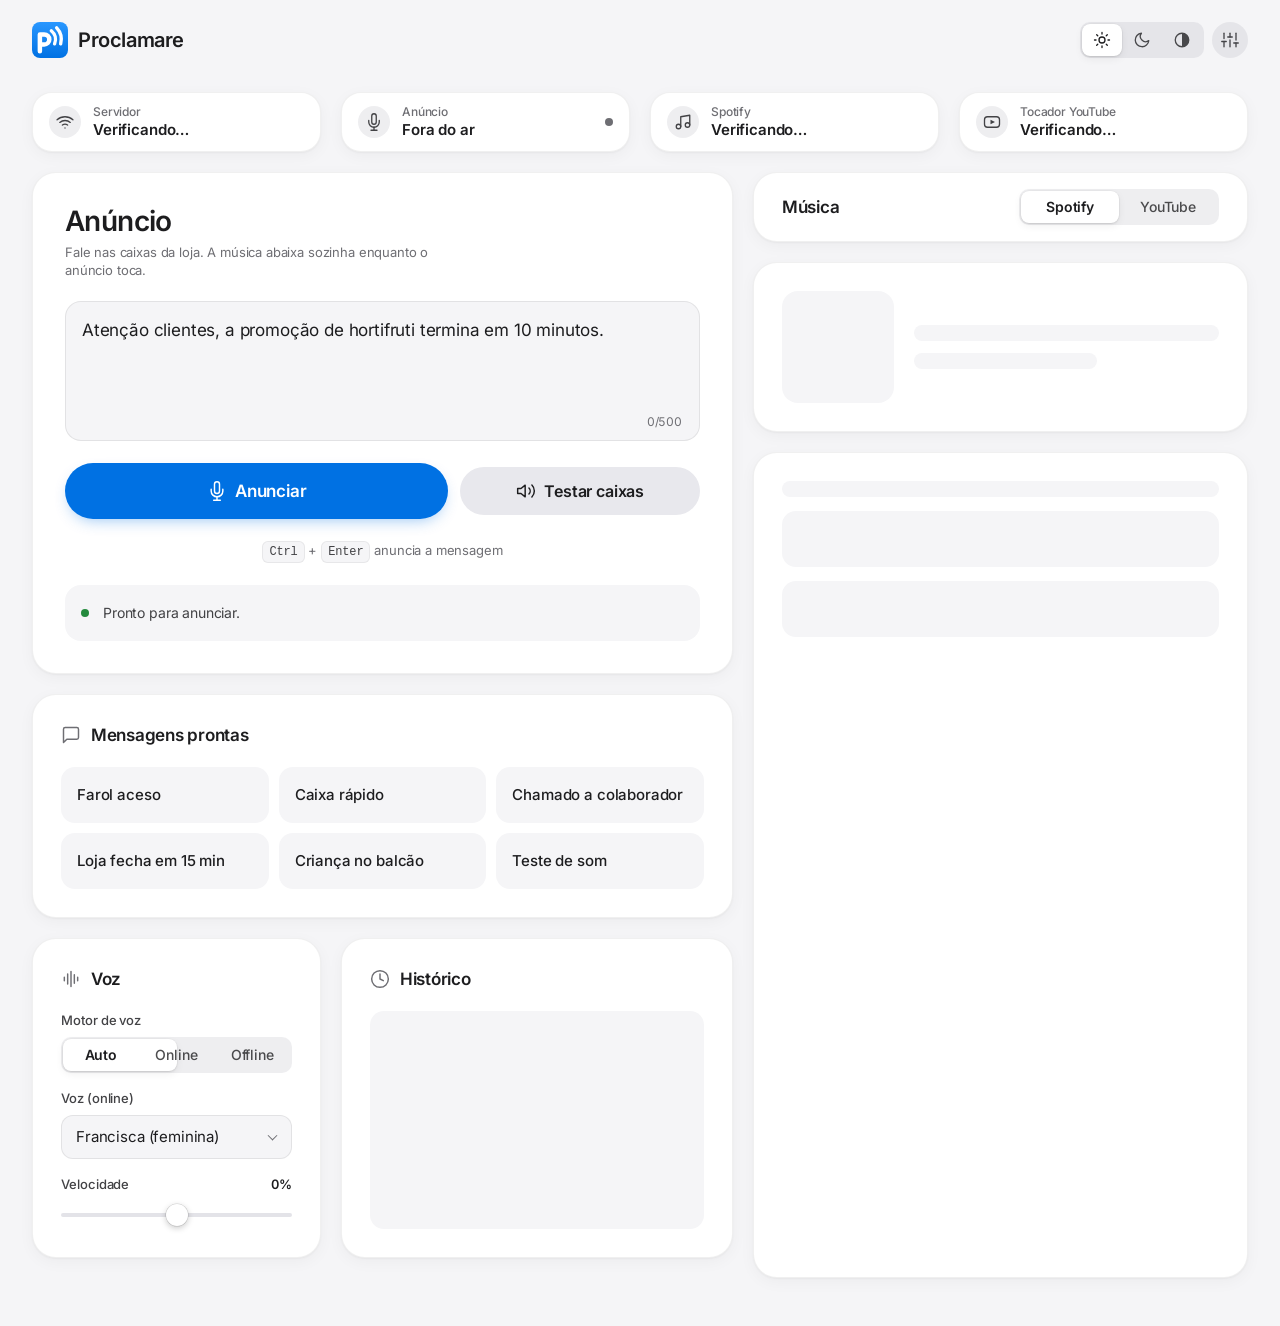
<file: proclamare/static/index.html>
<!doctype html>
<html lang="pt-BR" data-theme="light" data-theme-pref="claro">
<head>
<meta charset="utf-8">
<meta name="viewport" content="width=device-width, initial-scale=1, viewport-fit=cover">
<meta name="color-scheme" content="light dark">
<meta name="theme-color" content="#f5f5f7">
<title>Proclamare</title>
<meta name="description" content="Proclamare: anúncios por voz e música de fundo para a sua loja.">
<meta name="application-name" content="Proclamare">
<meta name="apple-mobile-web-app-title" content="Proclamare">
<!-- Tema: síncrono e ANTES do CSS, para não piscar o tema errado (a CSP proíbe script inline) -->
<script src="/static/theme.js"></script>
<link rel="icon" type="image/svg+xml" href="/static/favicon.svg">
<link rel="apple-touch-icon" href="/static/apple-touch-icon.png">
<link rel="preconnect" href="https://fonts.googleapis.com">
<link rel="preconnect" href="https://fonts.gstatic.com" crossorigin>
<link rel="stylesheet" href="https://fonts.googleapis.com/css2?family=Inter:wght@400..700&display=swap">
<link rel="stylesheet" href="/static/styles.css">
</head>
<body>

<a class="skip-link" href="#main">Ir para o conteúdo</a>

<!-- Sprite de ícones (SVG inline, sem requisições externas) -->
<svg class="sprite" aria-hidden="true" focusable="false">
  <defs>
    <symbol id="i-volume" viewBox="0 0 24 24"><polygon points="11 5 6 9 2 9 2 15 6 15 11 19 11 5"/><path d="M19.07 4.93a10 10 0 0 1 0 14.14M15.54 8.46a5 5 0 0 1 0 7.07"/></symbol>
    <symbol id="i-mic" viewBox="0 0 24 24"><path d="M12 1a3 3 0 0 0-3 3v8a3 3 0 0 0 6 0V4a3 3 0 0 0-3-3z"/><path d="M19 10v2a7 7 0 0 1-14 0v-2"/><line x1="12" y1="19" x2="12" y2="23"/><line x1="8" y1="23" x2="16" y2="23"/></symbol>
    <symbol id="i-music" viewBox="0 0 24 24"><path d="M9 18V5l12-2v13"/><circle cx="6" cy="18" r="3"/><circle cx="18" cy="16" r="3"/></symbol>
    <symbol id="i-play" viewBox="0 0 24 24"><polygon points="7 4 20 12 7 20 7 4" fill="currentColor" stroke="none"/></symbol>
    <symbol id="i-pause" viewBox="0 0 24 24"><rect x="6" y="4" width="4.5" height="16" rx="1.2" fill="currentColor" stroke="none"/><rect x="13.5" y="4" width="4.5" height="16" rx="1.2" fill="currentColor" stroke="none"/></symbol>
    <symbol id="i-prev" viewBox="0 0 24 24"><polygon points="19 20 9 12 19 4 19 20" fill="currentColor" stroke="none"/><rect x="5" y="4" width="3" height="16" rx="1.2" fill="currentColor" stroke="none"/></symbol>
    <symbol id="i-next" viewBox="0 0 24 24"><polygon points="5 4 15 12 5 20 5 4" fill="currentColor" stroke="none"/><rect x="16" y="4" width="3" height="16" rx="1.2" fill="currentColor" stroke="none"/></symbol>
    <symbol id="i-refresh" viewBox="0 0 24 24"><polyline points="23 4 23 10 17 10"/><polyline points="1 20 1 14 7 14"/><path d="M3.51 9a9 9 0 0 1 14.85-3.36L23 10M1 14l4.64 4.36A9 9 0 0 0 20.49 15"/></symbol>
    <symbol id="i-search" viewBox="0 0 24 24"><circle cx="11" cy="11" r="7"/><line x1="21" y1="21" x2="16.65" y2="16.65"/></symbol>
    <symbol id="i-sliders" viewBox="0 0 24 24"><line x1="4" y1="21" x2="4" y2="14"/><line x1="4" y1="10" x2="4" y2="3"/><line x1="12" y1="21" x2="12" y2="12"/><line x1="12" y1="8" x2="12" y2="3"/><line x1="20" y1="21" x2="20" y2="16"/><line x1="20" y1="12" x2="20" y2="3"/><line x1="1" y1="14" x2="7" y2="14"/><line x1="9" y1="8" x2="15" y2="8"/><line x1="17" y1="16" x2="23" y2="16"/></symbol>
    <symbol id="i-check" viewBox="0 0 24 24"><polyline points="20 6 9 17 4 12"/></symbol>
    <symbol id="i-alert" viewBox="0 0 24 24"><path d="M10.29 3.86L1.82 18a2 2 0 0 0 1.71 3h16.94a2 2 0 0 0 1.71-3L13.71 3.86a2 2 0 0 0-3.42 0z"/><line x1="12" y1="9" x2="12" y2="13"/><line x1="12" y1="17" x2="12.01" y2="17"/></symbol>
    <symbol id="i-info" viewBox="0 0 24 24"><circle cx="12" cy="12" r="10"/><line x1="12" y1="16" x2="12" y2="12"/><line x1="12" y1="8" x2="12.01" y2="8"/></symbol>
    <symbol id="i-clock" viewBox="0 0 24 24"><circle cx="12" cy="12" r="10"/><polyline points="12 6 12 12 16 14"/></symbol>
    <symbol id="i-reuse" viewBox="0 0 24 24"><polyline points="1 4 1 10 7 10"/><path d="M3.51 15a9 9 0 1 0 2.13-9.36L1 10"/></symbol>
    <symbol id="i-copy" viewBox="0 0 24 24"><rect x="9" y="9" width="13" height="13" rx="2"/><path d="M5 15H4a2 2 0 0 1-2-2V4a2 2 0 0 1 2-2h9a2 2 0 0 1 2 2v1"/></symbol>
    <symbol id="i-video" viewBox="0 0 24 24"><rect x="2" y="5" width="20" height="14" rx="4"/><polygon points="10 9 16 12 10 15 10 9" fill="currentColor" stroke="none"/></symbol>
    <symbol id="i-wifi" viewBox="0 0 24 24"><path d="M5 12.55a11 11 0 0 1 14.08 0"/><path d="M1.42 9a16 16 0 0 1 21.16 0"/><path d="M8.53 16.11a6 6 0 0 1 6.95 0"/><line x1="12" y1="20" x2="12.01" y2="20"/></symbol>
    <symbol id="i-speaker" viewBox="0 0 24 24"><path d="M3 10v4a1 1 0 0 0 1 1h3l6 4.5v-15L7 9H4a1 1 0 0 0-1 1z" fill="currentColor" stroke="none"/><path d="M17 8.5a5 5 0 0 1 0 7M19.5 5.5a9 9 0 0 1 0 13"/></symbol>
    <symbol id="i-sun" viewBox="0 0 24 24"><circle cx="12" cy="12" r="4"/><path d="M12 2v2M12 20v2M4.93 4.93l1.41 1.41M17.66 17.66l1.41 1.41M2 12h2M20 12h2M6.34 17.66l-1.41 1.41M19.07 4.93l-1.41 1.41"/></symbol>
    <symbol id="i-moon" viewBox="0 0 24 24"><path d="M21 12.79A9 9 0 1 1 11.21 3 7 7 0 0 0 21 12.79z"/></symbol>
    <symbol id="i-auto" viewBox="0 0 24 24"><circle cx="12" cy="12" r="9"/><path d="M12 3a9 9 0 0 1 0 18z" fill="currentColor" stroke="none"/></symbol>
    <symbol id="i-chat" viewBox="0 0 24 24"><path d="M21 15a2 2 0 0 1-2 2H7l-4 4V5a2 2 0 0 1 2-2h14a2 2 0 0 1 2 2z"/></symbol>
    <symbol id="i-wave" viewBox="0 0 24 24"><path d="M4 10v4M8 6v12M12 3v18M16 7v10M20 10v4"/></symbol>
    <symbol id="i-plus" viewBox="0 0 24 24"><path d="M12 5v14M5 12h14"/></symbol>
  </defs>
</svg>

<noscript><p class="noscript">Este painel precisa do JavaScript ativado para funcionar.</p></noscript>

<div class="app">

  <!-- =============================== TOPO =============================== -->
  <header class="topbar">
    <div class="brand">
      <span class="brand__mark"><img src="/static/favicon.svg" class="brand__logo" alt="" width="36" height="36"></span>
      <h1 class="brand__name">Proclamare</h1>
    </div>

    <div class="topbar__actions">
      <!-- Tema: Claro / Escuro / Automático (segue o sistema) -->
      <div class="seg seg--icons" id="theme-switch" role="radiogroup" aria-label="Tema">
        <button type="button" class="seg__opt" data-value="claro" role="radio" aria-checked="true" aria-label="Claro" title="Claro">
          <svg class="icon" aria-hidden="true"><use href="#i-sun"/></svg>
        </button>
        <button type="button" class="seg__opt" data-value="escuro" role="radio" aria-checked="false" aria-label="Escuro" title="Escuro">
          <svg class="icon" aria-hidden="true"><use href="#i-moon"/></svg>
        </button>
        <button type="button" class="seg__opt" data-value="auto" role="radio" aria-checked="false" aria-label="Automático (segue o sistema)" title="Automático — segue o sistema">
          <svg class="icon" aria-hidden="true"><use href="#i-auto"/></svg>
        </button>
      </div>
      <button type="button" class="btn btn--icon" id="btn-settings" aria-label="Configurar Spotify" title="Configurar Spotify">
        <svg class="icon" aria-hidden="true"><use href="#i-sliders"/></svg>
      </button>
    </div>
  </header>

  <!-- ============================== STATUS ============================== -->
  <section class="status-row" aria-label="Status do sistema">
    <div class="st" id="lamp-internet">
      <span class="st__icon" aria-hidden="true"><svg class="icon"><use href="#i-wifi"/></svg></span>
      <span class="st__text">
        <span class="st__label">Servidor</span>
        <span class="st__value" id="lamp-internet-label">Verificando…</span>
      </span>
      <span class="lamp" id="lamp-internet-bulb"></span>
    </div>

    <!-- "No ar": acende enquanto um anúncio toca (o texto troca por CSS via html[data-announcing]) -->
    <div class="st st--onair" id="onair" aria-hidden="true">
      <span class="st__icon"><svg class="icon"><use href="#i-mic"/></svg></span>
      <span class="st__text">
        <span class="st__label">Anúncio</span>
        <span class="st__value"><span class="st__idle">Fora do ar</span><span class="st__live">No ar</span></span>
      </span>
      <span class="lamp lamp--air"></span>
    </div>

    <div class="st" id="lamp-spotify">
      <span class="st__icon" aria-hidden="true"><svg class="icon"><use href="#i-music"/></svg></span>
      <span class="st__text">
        <span class="st__label">Spotify</span>
        <span class="st__value" id="lamp-spotify-label">Verificando…</span>
      </span>
      <span class="lamp" id="lamp-spotify-bulb"></span>
    </div>

    <div class="st" id="lamp-youtube">
      <span class="st__icon" aria-hidden="true"><svg class="icon"><use href="#i-video"/></svg></span>
      <span class="st__text">
        <span class="st__label">Tocador YouTube</span>
        <span class="st__value" id="lamp-youtube-label">Verificando…</span>
      </span>
      <span class="lamp" id="lamp-youtube-bulb"></span>
    </div>
  </section>

  <!-- ============================== CONTEÚDO ============================ -->
  <main class="stage" id="main">

    <!-- ===================== COLUNA: ANÚNCIO ===================== -->
    <section class="panel bento-col bento-col--announce" id="panel-announce" aria-labelledby="title-announce" data-active="true">

      <!-- Tile herói -->
      <div class="tile tile--hero tile--announce">
        <div class="tile__head">
          <div class="tile__heading">
            <h2 class="tile__title tile__title--hero" id="title-announce">Anúncio</h2>
            <p class="tile__caption">Fale nas caixas da loja. A música abaixa sozinha enquanto o anúncio toca.</p>
          </div>
        </div>

        <div class="composer">
          <label class="sr-only" for="message-text">Mensagem do anúncio</label>
          <textarea id="message-text" rows="4" maxlength="500" aria-describedby="char-count" placeholder="Digite o que será anunciado nas caixas…">Atenção clientes, a promoção de hortifruti termina em 10 minutos.</textarea>
          <span class="composer__count" id="char-count">0/500</span>
        </div>

        <div class="actions">
          <button type="button" class="btn btn--primary btn--hero" id="btn-announce">
            <svg class="icon btn__icon" aria-hidden="true"><use href="#i-mic"/></svg>
            <span class="spinner" aria-hidden="true"></span>
            <span id="btn-announce-label">Anunciar</span>
          </button>
          <button type="button" class="btn btn--ghost btn--hero" id="btn-test">
            <svg class="icon btn__icon" aria-hidden="true"><use href="#i-volume"/></svg>
            <span class="spinner" aria-hidden="true"></span>
            <span>Testar caixas</span>
          </button>
        </div>
        <p class="hint hint--kbd"><kbd>Ctrl</kbd> + <kbd>Enter</kbd> anuncia a mensagem</p>

        <div class="onstage">
          <div class="viz" id="viz" aria-hidden="true"></div>
          <p class="status" id="announce-status" role="status">Pronto para anunciar.</p>
        </div>
      </div>

      <!-- Mensagens prontas -->
      <div class="tile tile--quick">
        <div class="tile__head">
          <svg class="icon tile__icon" aria-hidden="true"><use href="#i-chat"/></svg>
          <h2 class="tile__title" id="title-quick">Mensagens prontas</h2>
        </div>
        <div class="chips" id="quick-messages" role="group" aria-labelledby="title-quick">
          <button type="button" class="chip" data-msg="Atenção, o proprietário de um veículo deixou os faróis acesos no estacionamento. Por favor, verifique o seu carro."><span class="chip__text">Farol aceso</span></button>
          <button type="button" class="chip" data-msg="Atenção clientes, o caixa rápido está disponível para compras de até dez itens."><span class="chip__text">Caixa rápido</span></button>
          <button type="button" class="chip" data-msg="Solicitamos a presença de um colaborador no setor de frios, por favor."><span class="chip__text">Chamado a colaborador</span></button>
          <button type="button" class="chip" data-msg="Prezados clientes, informamos que a loja encerra suas atividades em quinze minutos."><span class="chip__text">Loja fecha em 15 min</span></button>
          <button type="button" class="chip" data-msg="Atenção, temos uma criança aguardando no balcão de atendimento. Por favor, dirija-se até lá."><span class="chip__text">Criança no balcão</span></button>
          <button type="button" class="chip" data-msg="Teste, um, dois, três. Este é um teste do sistema de som da loja."><span class="chip__text">Teste de som</span></button>
        </div>
      </div>

      <!-- Voz -->
      <div class="tile tile--voice">
        <div class="tile__head">
          <svg class="icon tile__icon" aria-hidden="true"><use href="#i-wave"/></svg>
          <h2 class="tile__title" id="title-voice">Voz</h2>
        </div>
        <div class="voice-fields">
          <div class="field">
            <span class="label" id="label-engine">Motor de voz</span>
            <div class="seg" id="engine-switch" role="radiogroup" aria-labelledby="label-engine">
              <button type="button" class="seg__opt" data-value="auto" role="radio" aria-checked="true">Auto</button>
              <button type="button" class="seg__opt" data-value="online" role="radio" aria-checked="false">Online</button>
              <button type="button" class="seg__opt" data-value="offline" role="radio" aria-checked="false">Offline</button>
            </div>
          </div>
          <div class="field">
            <label class="label" for="voice-select">Voz (online)</label>
            <div class="select">
              <select id="voice-select">
                <option value="francisca">Francisca (feminina)</option>
                <option value="antonio">Antonio (masculina)</option>
              </select>
            </div>
          </div>
          <div class="field">
            <label class="label label--split" for="speed-range">Velocidade <output class="label__value" id="speed-value" for="speed-range">0%</output></label>
            <input type="range" id="speed-range" class="range range--bipolar" min="-50" max="50" step="5" value="0">
          </div>
        </div>
      </div>

      <!-- Histórico -->
      <div class="tile tile--history">
        <div class="tile__head">
          <svg class="icon tile__icon" aria-hidden="true"><use href="#i-clock"/></svg>
          <h2 class="tile__title" id="label-history">Histórico</h2>
          <button type="button" class="btn btn--text btn--sm tile__action" id="btn-history-clear" hidden>Limpar</button>
        </div>
        <ol class="history__list" id="history-list" aria-labelledby="label-history"></ol>
      </div>

    </section>

    <!-- ======================= COLUNA: MÚSICA ======================== -->
    <section class="panel bento-col bento-col--music" id="panel-music" aria-labelledby="title-music" data-active="false">

      <div class="tile tile--music-head">
        <div class="tile__head tile__head--wrap">
          <div class="tile__heading">
            <h2 class="tile__title" id="title-music">Música</h2>
            <p class="tile__caption">Toca pelas caixas deste computador e abaixa sozinha durante um anúncio.</p>
          </div>
          <div class="seg" id="source-switch" role="radiogroup" aria-label="Fonte de música">
            <button type="button" class="seg__opt" data-value="spotify" role="radio" aria-checked="true">Spotify</button>
            <button type="button" class="seg__opt" data-value="youtube" role="radio" aria-checked="false">YouTube</button>
          </div>
        </div>
      </div>

      <div class="source-stage" id="source-stage">

        <!-- ------------------------- SPOTIFY ------------------------- -->
        <div class="pane" id="pane-spotify">

          <!-- Esqueleto enquanto o estado é consultado -->
          <div class="pane__stack" id="spotify-loading" aria-hidden="true">
            <div class="tile tile--skeleton tile--skeleton-np">
              <div class="skeleton skeleton--cover"></div>
              <div class="skeleton-lines">
                <div class="skeleton skeleton--line"></div>
                <div class="skeleton skeleton--line skeleton--short"></div>
              </div>
            </div>
            <div class="tile tile--skeleton">
              <div class="skeleton skeleton--line"></div>
              <div class="skeleton skeleton--row"></div>
              <div class="skeleton skeleton--row"></div>
            </div>
          </div>

          <div class="tile tile--callout" id="spotify-disconnected" hidden>
            <span class="callout__icon" aria-hidden="true"><svg class="icon"><use href="#i-music"/></svg></span>
            <h2 class="callout__title">Conecte o Spotify</h2>
            <p class="callout__text">Conecte a conta Spotify que vai tocar na loja (Premium). A reprodução sai no Spotify já aberto no computador da loja — não neste navegador.</p>
            <div class="actions actions--start">
              <button type="button" class="btn btn--primary" id="btn-spotify-connect">Conectar Spotify</button>
              <button type="button" class="btn btn--text" data-open-settings>Configurar Spotify</button>
            </div>
          </div>

          <div class="pane__stack" id="spotify-connected" hidden>

            <!-- Tocando agora -->
            <div class="tile tile--np">
              <div class="tile__head">
                <svg class="icon tile__icon" aria-hidden="true"><use href="#i-music"/></svg>
                <h2 class="tile__title" id="title-np-sp">Tocando agora</h2>
              </div>

              <div class="np">
                <div class="np__cover" id="spotify-cover">
                  <svg class="icon np__ph" aria-hidden="true"><use href="#i-music"/></svg>
                  <img class="np__img" id="spotify-cover-img" alt="" width="176" height="176" decoding="async" referrerpolicy="no-referrer" hidden>
                </div>
                <div class="np__meta">
                  <p class="np__eyebrow" id="spotify-np-device">Spotify</p>
                  <p class="np__title" id="spotify-now-playing">Nada tocando</p>
                  <p class="np__artists" id="spotify-np-artists">Busque uma música ou playlist abaixo.</p>
                </div>
              </div>

              <div class="timeline">
                <span class="timeline__time" id="spotify-time-elapsed">0:00</span>
                <div class="progress" id="spotify-progress" role="progressbar" aria-label="Progresso da faixa" aria-valuemin="0" aria-valuemax="0" aria-valuenow="0">
                  <span class="progress__fill" id="spotify-progress-fill"></span>
                </div>
                <span class="timeline__time" id="spotify-time-total">0:00</span>
              </div>

              <div class="transport">
                <button type="button" class="btn btn--icon btn--round" id="btn-spotify-prev" aria-label="Faixa anterior">
                  <svg class="icon" aria-hidden="true"><use href="#i-prev"/></svg>
                </button>
                <button type="button" class="btn btn--primary btn--icon btn--round btn--main" id="btn-spotify-play" aria-label="Tocar">
                  <svg class="icon" aria-hidden="true"><use id="spotify-play-icon" href="#i-play"/></svg>
                </button>
                <button type="button" class="btn btn--icon btn--round" id="btn-spotify-next" aria-label="Próxima faixa">
                  <svg class="icon" aria-hidden="true"><use href="#i-next"/></svg>
                </button>
              </div>

              <div class="volume">
                <svg class="icon" aria-hidden="true"><use href="#i-volume"/></svg>
                <input type="range" id="spotify-volume" class="range" min="0" max="100" step="1" value="70" aria-label="Volume do Spotify">
                <output class="volume__out" id="spotify-volume-out" for="spotify-volume">70%</output>
              </div>
            </div>

            <!-- Dispositivo + busca -->
            <div class="tile tile--browse">
              <div class="tile__head">
                <svg class="icon tile__icon" aria-hidden="true"><use href="#i-search"/></svg>
                <h2 class="tile__title" id="title-browse">Buscar</h2>
              </div>

              <div class="field">
                <label class="label" for="spotify-device-select">Dispositivo (Spotify aberto no PC da loja)</label>
                <div class="row">
                  <div class="select select--grow">
                    <select id="spotify-device-select"><option value="">— nenhum encontrado —</option></select>
                  </div>
                  <button type="button" class="btn btn--icon btn--lg" id="btn-spotify-refresh-devices" aria-label="Atualizar dispositivos" title="Atualizar dispositivos">
                    <svg class="icon" aria-hidden="true"><use href="#i-refresh"/></svg>
                  </button>
                </div>
                <p class="hint" id="spotify-device-hint">Abra o app oficial do Spotify no computador da loja e dê play em qualquer coisa uma vez, para ele aparecer aqui.</p>
              </div>

              <hr class="rule">

              <div class="field">
                <label class="label" for="spotify-search">Buscar música ou playlist</label>
                <div class="row">
                  <div class="input input--grow input--search">
                    <svg class="icon input__icon" aria-hidden="true"><use href="#i-search"/></svg>
                    <input type="search" id="spotify-search" maxlength="100" autocomplete="off" enterkeyhint="search" placeholder="Nome da música, artista…">
                  </div>
                  <button type="button" class="btn btn--primary btn--icon btn--lg" id="btn-spotify-search" aria-label="Buscar" title="Buscar">
                    <svg class="icon" aria-hidden="true"><use href="#i-search"/></svg>
                  </button>
                </div>
              </div>
              <div class="results" id="spotify-results" aria-live="polite"></div>
            </div>

          </div>
        </div>

        <!-- ------------------------- YOUTUBE ------------------------- -->
        <div class="pane" id="pane-youtube" hidden>
          <div class="pane__stack">

            <!-- Tocando agora (YouTube) -->
            <div class="tile tile--np tile--np-yt">
              <div class="tile__head">
                <svg class="icon tile__icon" aria-hidden="true"><use href="#i-video"/></svg>
                <h2 class="tile__title" id="title-np-yt">Tocando agora</h2>
              </div>

              <div class="yt-screen" id="yt-screen" hidden>
                <div id="yt-player"></div>
              </div>

              <div class="np np--compact">
                <div class="np__cover np__cover--static" aria-hidden="true">
                  <svg class="icon np__ph"><use href="#i-video"/></svg>
                </div>
                <div class="np__meta">
                  <p class="np__eyebrow" id="youtube-np-state">YouTube</p>
                  <p class="np__title" id="youtube-now-playing">Nada tocando</p>
                </div>
              </div>

              <div class="transport">
                <button type="button" class="btn btn--icon btn--round" id="btn-youtube-prev" aria-label="Item anterior da playlist">
                  <svg class="icon" aria-hidden="true"><use href="#i-prev"/></svg>
                </button>
                <button type="button" class="btn btn--primary btn--icon btn--round btn--main" id="btn-youtube-play" aria-label="Tocar">
                  <svg class="icon" aria-hidden="true"><use id="youtube-play-icon" href="#i-play"/></svg>
                </button>
                <button type="button" class="btn btn--icon btn--round" id="btn-youtube-next" aria-label="Próximo item da playlist">
                  <svg class="icon" aria-hidden="true"><use href="#i-next"/></svg>
                </button>
              </div>

              <div class="volume">
                <svg class="icon" aria-hidden="true"><use href="#i-volume"/></svg>
                <input type="range" id="youtube-volume" class="range" min="0" max="100" step="1" value="70" aria-label="Volume do YouTube">
                <output class="volume__out" id="youtube-volume-out" for="youtube-volume">70%</output>
              </div>
            </div>

            <!-- Configuração -->
            <div class="tile tile--yt-setup">
              <div class="tile__head">
                <svg class="icon tile__icon" aria-hidden="true"><use href="#i-sliders"/></svg>
                <h2 class="tile__title" id="title-yt-setup">Configurar YouTube</h2>
              </div>

              <div class="field">
                <span class="label" id="label-ytmode">Este computador é…</span>
                <div class="seg" id="youtube-mode-switch" role="radiogroup" aria-labelledby="label-ytmode">
                  <button type="button" class="seg__opt" data-value="control" role="radio" aria-checked="false">Controle remoto</button>
                  <button type="button" class="seg__opt" data-value="player" role="radio" aria-checked="false">Tocador da loja</button>
                </div>
                <p class="hint">Escolha <b>Tocador da loja</b> só no computador ligado às caixas de som — ele mantém esta aba aberta tocando o vídeo. Nos demais computadores, deixe em <b>Controle remoto</b>.</p>
              </div>

              <div class="field">
                <label class="label" for="youtube-link">Link do YouTube (vídeo ou playlist)</label>
                <div class="row">
                  <div class="input input--grow">
                    <input type="text" id="youtube-link" inputmode="url" maxlength="300" autocomplete="off" spellcheck="false" placeholder="https://www.youtube.com/watch?v=…">
                  </div>
                  <button type="button" class="btn btn--ghost" id="btn-youtube-load">Carregar</button>
                </div>
              </div>
            </div>

          </div>
        </div>

      </div>
    </section>

  </main>

</div>

<!-- Navegação por abas (somente no celular) -->
<div class="tabbar" id="tabbar" role="tablist" aria-label="Seções do painel">
  <button type="button" class="tabbar__tab" id="tab-announce" role="tab" aria-controls="panel-announce" aria-selected="true" data-value="announce">
    <svg class="icon" aria-hidden="true"><use href="#i-mic"/></svg>
    <span>Anúncio</span>
  </button>
  <button type="button" class="tabbar__tab" id="tab-music" role="tab" aria-controls="panel-music" aria-selected="false" data-value="music">
    <svg class="icon" aria-hidden="true"><use href="#i-music"/></svg>
    <span>Música</span>
  </button>
</div>

<!-- Toasts (status e erros) -->
<div class="toasts" id="toasts" aria-live="polite" aria-relevant="additions text"></div>

<!-- ============================ DIÁLOGO ============================ -->
<dialog id="settings-dialog" aria-labelledby="settings-title">
  <form method="dialog" class="sheet" id="settings-form" novalidate>
    <h2 class="sheet__title" id="settings-title">Configurar Spotify</h2>
    <p class="hint">Cole aqui o <b>Client ID</b> e o <b>Client Secret</b> do aplicativo criado em developer.spotify.com/dashboard. Veja o passo a passo no README.</p>

    <div class="field">
      <label class="label" for="settings-client-id">Client ID</label>
      <div class="input"><input type="text" id="settings-client-id" maxlength="128" autocomplete="off" spellcheck="false" placeholder="ex.: 7f2b9c…"></div>
    </div>

    <div class="field">
      <label class="label" for="settings-client-secret">Client Secret</label>
      <div class="input"><input type="password" id="settings-client-secret" maxlength="128" autocomplete="new-password" spellcheck="false" placeholder="deixe em branco para manter o já salvo"></div>
    </div>

    <div class="field">
      <span class="label" id="label-redirect">Redirect URI</span>
      <p class="hint">Cadastre no painel do Spotify (sempre a mesma; use o endereço deste computador na rede):</p>
      <div class="uri">
        <code id="settings-redirect-uri" aria-labelledby="label-redirect"></code>
        <button type="button" class="btn btn--icon btn--lg" id="btn-copy-uri" aria-label="Copiar Redirect URI" title="Copiar">
          <svg class="icon" aria-hidden="true"><use href="#i-copy"/></svg>
        </button>
      </div>
    </div>

    <p class="form-error" id="settings-error" role="alert" hidden></p>

    <div class="actions actions--end">
      <button type="button" class="btn btn--ghost" id="btn-settings-cancel">Cancelar</button>
      <button type="submit" class="btn btn--primary" id="btn-settings-save" value="save">
        <span class="spinner" aria-hidden="true"></span>
        <span>Salvar</span>
      </button>
    </div>
  </form>
</dialog>

<!-- A API do YouTube só é carregada pelo app.js quando o modo "Tocador da loja" é usado -->
<script src="/static/app.js" defer></script>
</body>
</html>
</file>
<file: static/styles.css>
/* Proclamare — folha de estilos (v3: bento grid, claro por padrão)
   -----------------------------------------------------------------------
   Sem build e sem framework. Regras da CSP do servidor: nada de estilo
   inline no HTML; o JS só escreve custom properties (--n, --idx, --from,
   --to, --life, --h, --peak, --d, --t, --i) e o transform da barra de
   progresso.

   Organização
     1. Tokens: layout, tema claro (padrão), tema escuro
     2. Base e utilitários
     3. Layout: topo, status, grade bento
     4. Tile
     5. Controles: botões, campos, select, slider, segmented, pills
     6. Módulos: anúncio, mensagens, voz, histórico, tocando agora,
        busca, callout, esqueleto, YouTube
     7. Tab bar, toasts, diálogo
     8. Movimento: View Transitions, keyframes, movimento reduzido
     9. Responsivo
    12. Listas e Programação de horários (v2.6)
   Contraste (WCAG AA) medido para todos os pares de texto dos tokens.
   ----------------------------------------------------------------------- */

/* =====================================================================
   1a. TOKENS DE LAYOUT, FORMA E MOVIMENTO (iguais nos dois temas)
   Ficam num bloco à parte para os @media do fim poderem sobrescrever.
   ===================================================================== */
/* Fonte Inter (SIL OFL 1.1), servida pelo próprio Proclamare: sem Google Fonts, sem internet, sem enviar o IP a terceiros.
   Variável (400-700). Licença em static/fonts/OFL.txt. O navegador só baixa o "latin-ext" se algum texto precisar. */
@font-face {
  font-family: "Inter";
  font-style: normal;
  font-weight: 100 900;
  font-display: swap;
  src: url("/static/fonts/inter-latin-ext-wght-normal.woff2") format("woff2");
  unicode-range: U+0100-02BA, U+02BD-02C5, U+02C7-02CC, U+02CE-02D7, U+02DD-02FF, U+0304, U+0308, U+0329, U+1D00-1DBF, U+1E00-1E9F, U+1EF2-1EFF, U+2020, U+20A0-20AB, U+20AD-20C0, U+2113, U+2C60-2C7F, U+A720-A7FF;
}
@font-face {
  font-family: "Inter";
  font-style: normal;
  font-weight: 100 900;
  font-display: swap;
  src: url("/static/fonts/inter-latin-wght-normal.woff2") format("woff2");
  unicode-range: U+0000-00FF, U+0131, U+0152-0153, U+02BB-02BC, U+02C6, U+02DA, U+02DC, U+0304, U+0308, U+0329, U+2000-206F, U+20AC, U+2122, U+2191, U+2193, U+2212, U+2215, U+FEFF, U+FFFD;
}

:root {
  --r-tile: 24px;      /* tile bento (22px em ≤1023) */
  --r-tile-sm: 20px;   /* tiles de status (18px no celular) */
  --r-inset: 16px;     /* áreas internas: composer, faixa onstage, capa, yt-screen */
  --r-card: 14px;      /* cards de mensagem pronta, grupos de lista */
  --r-control: 12px;   /* input, select */
  --r-seg: 10px;       /* trilho do segmented (polegar = 8px) */
  --r-thumb: 8px;      /* miniatura 44px da lista */
  --r-pill: 980px;

  --gap-bento: 20px;
  --pad-tile: 28px;
  --gutter: 32px;

  --h-control: 44px;
  --h-hero-btn: 56px;
  --h-seg: 36px;
  --tabbar-h: 64px;
  --cover: 176px;

  --ease: cubic-bezier(0.2, 0.8, 0.2, 1);
  --ease-in: cubic-bezier(0.4, 0, 1, 1);
  --ease-sheet: cubic-bezier(0.32, 0.72, 0, 1);
  --dur-1: 150ms;
  --dur-2: 220ms;
  --dur-3: 300ms;
  --dur-4: 350ms;

  --font: -apple-system, BlinkMacSystemFont, "SF Pro Text", "SF Pro Display", "Inter",
          "Segoe UI Variable Text", "Segoe UI", Roboto, "Helvetica Neue", Arial, sans-serif;
  --font-mono: ui-monospace, "SF Mono", SFMono-Regular, Menlo, Consolas, "Liberation Mono", monospace;
}

/* =====================================================================
   1b. TEMA CLARO (PADRÃO) — vale sem JS e com data-theme="light"
   ===================================================================== */
:root,
:root[data-theme="light"] {
  color-scheme: light;

  --bg: #f5f5f7;
  --tile: #ffffff;
  --tile-inset: #f5f5f7;
  --tile-inset-2: #ebebef;
  --bg-elevated: #ffffff;
  --fill-1: rgba(118, 118, 128, 0.12);
  --fill-2: rgba(118, 118, 128, 0.20);
  --btn-secondary: #e8e8ed;
  --btn-secondary-hover: #dedee3;
  --track: #e3e3e8;
  --seg-thumb: #ffffff;
  --hairline: rgba(0, 0, 0, 0.06);
  --separator: rgba(60, 60, 67, 0.12);
  --field-border: rgba(0, 0, 0, 0.08);
  --material: rgba(255, 255, 255, 0.72);
  --material-bar: rgba(255, 255, 255, 0.88);
  --material-solid: #ffffff;
  --material-border: rgba(0, 0, 0, 0.08);
  --scrim: rgba(0, 0, 0, 0.28);

  --text-1: #1d1d1f;
  --text-2: #424245;
  --text-3: #6e6e73;
  --placeholder: #6e6e73;
  --text-on-accent: #ffffff;

  --accent: #0071e3;
  --accent-hover: #0068d1;
  --accent-press: #0062c3;
  --accent-text: #0066cc;
  --accent-soft: rgba(0, 113, 227, 0.10);
  --focus: #0071e3;

  --live: #d70015;
  --live-solid: #d70015;
  --live-dot: #ff3b30;
  --live-soft: rgba(255, 59, 48, 0.12);
  --live-ring: rgba(255, 59, 48, 0.35);
  --ok: #1e7a35;
  --ok-dot: #248a3d;
  --ok-soft: rgba(52, 199, 89, 0.14);
  --warn: #a04800;
  --warn-dot: #ff9500;
  --warn-soft: rgba(255, 149, 0, 0.14);
  --info: var(--accent-text);

  --shadow-tile: 0 1px 2px rgba(0, 0, 0, 0.04), 0 4px 16px rgba(0, 0, 0, 0.04);
  --shadow-control: 0 1px 2px rgba(0, 0, 0, 0.10), 0 3px 8px rgba(0, 0, 0, 0.06);
  --shadow-float: 0 1px 3px rgba(0, 0, 0, 0.06), 0 10px 30px rgba(0, 0, 0, 0.12);
  --shadow-sheet: 0 24px 80px rgba(0, 0, 0, 0.18);
  --shadow-accent: 0 6px 16px -6px rgba(0, 113, 227, 0.45);
  --shadow-cover: 0 8px 24px rgba(0, 0, 0, 0.14);
}

/* =====================================================================
   1c. TEMA ESCURO (estilo Apple: página #000, tile #1c1c1e)
   Só via data-theme="dark": o theme.js resolve o modo "automático".
   ===================================================================== */
:root[data-theme="dark"] {
  color-scheme: dark;

  --bg: #000000;
  --tile: #1c1c1e;
  --tile-inset: #2c2c2e;
  --tile-inset-2: #3a3a3c;
  --bg-elevated: #1c1c1e;
  --fill-1: rgba(118, 118, 128, 0.24);
  --fill-2: rgba(118, 118, 128, 0.36);
  --btn-secondary: #3a3a3c;
  --btn-secondary-hover: #48484a;
  --track: #3a3a3c;
  --seg-thumb: #636366;
  --hairline: rgba(255, 255, 255, 0.07);
  --separator: rgba(84, 84, 88, 0.55);
  --field-border: rgba(255, 255, 255, 0.10);
  --material: rgba(28, 28, 30, 0.72);
  --material-bar: rgba(28, 28, 30, 0.90);
  --material-solid: #1c1c1e;
  --material-border: rgba(255, 255, 255, 0.08);
  --scrim: rgba(0, 0, 0, 0.60);

  --text-1: #f5f5f7;
  --text-2: #c7c7cc;
  --text-3: #98989d;
  --placeholder: #98989d;
  --text-on-accent: #ffffff;

  --accent: #0071e3;
  --accent-hover: #0068d1;
  --accent-press: #0062c3;
  --accent-text: #409cff;
  --accent-soft: rgba(10, 132, 255, 0.18);
  --focus: #409cff;

  --live: #ff6961;
  --live-solid: #d70015;
  --live-dot: #ff453a;
  --live-soft: rgba(255, 69, 58, 0.18);
  --live-ring: rgba(255, 69, 58, 0.55);
  --ok: #30d158;
  --ok-dot: #30d158;
  --ok-soft: rgba(48, 209, 88, 0.16);
  --warn: #ffb340;
  --warn-dot: #ff9f0a;
  --warn-soft: rgba(255, 159, 10, 0.16);
  --info: var(--accent-text);

  /* sombra transparente (e não `none`): precisa ser válida dentro de uma lista de box-shadow */
  --shadow-tile: 0 0 #0000;
  --shadow-control: 0 1px 2px rgba(0, 0, 0, 0.50), 0 3px 8px rgba(0, 0, 0, 0.30);
  --shadow-float: 0 10px 30px rgba(0, 0, 0, 0.50);
  --shadow-sheet: 0 24px 80px rgba(0, 0, 0, 0.60);
  --shadow-accent: 0 6px 18px -6px rgba(0, 113, 227, 0.60);
  --shadow-cover: 0 8px 24px rgba(0, 0, 0, 0.50);
}

/* Capas brancas "brilham" no escuro: suaviza (HIG Dark Mode) */
:root[data-theme="dark"] .np__img,
:root[data-theme="dark"] .thumb img { filter: brightness(0.92); }

/* Alto contraste pedido pelo sistema (vale para os dois temas) */
@media (prefers-contrast: more) {
  :root {
    --hairline: rgba(0, 0, 0, 0.22);
    --field-border: #8e8e93;
    --separator: rgba(60, 60, 67, 0.36);
    --text-3: var(--text-2);
  }
  :root[data-theme="dark"] {
    --hairline: rgba(255, 255, 255, 0.28);
    --field-border: #8e8e93;
    --separator: rgba(235, 235, 245, 0.30);
    --text-3: var(--text-2);
  }
}

/* =====================================================================
   2. BASE E UTILITÁRIOS
   ===================================================================== */
*, *::before, *::after { box-sizing: border-box; }

html {
  background: var(--bg);
  -webkit-text-size-adjust: 100%;
  text-size-adjust: 100%;
}

body {
  margin: 0;
  min-height: 100dvh;
  background: var(--bg);
  color: var(--text-1);
  font: 400 15px/1.47 var(--font);
  letter-spacing: -0.01em;
  -webkit-font-smoothing: antialiased;
  -moz-osx-font-smoothing: grayscale;
  text-rendering: optimizeLegibility;
  overflow-x: hidden;
}

h1, h2, h3, p, ol, ul, figure, dl { margin: 0; }
ol, ul { padding: 0; list-style: none; }
button, input, select, textarea { font: inherit; color: inherit; margin: 0; letter-spacing: inherit; }
button { padding: 0; background: none; border: 0; cursor: pointer; -webkit-tap-highlight-color: transparent; }
img, svg { display: block; max-width: 100%; }
b { font-weight: 600; }
[hidden] { display: none !important; }
::selection { background: var(--accent-soft); }

:focus-visible { outline: 2px solid var(--focus); outline-offset: 2px; }

.sprite { position: absolute; width: 0; height: 0; overflow: hidden; }
.sr-only {
  position: absolute !important;
  width: 1px; height: 1px;
  margin: -1px; padding: 0;
  overflow: hidden;
  clip-path: inset(50%);
  white-space: nowrap;
  border: 0;
}

.icon {
  flex: none;
  width: 20px; height: 20px;
  fill: none;
  stroke: currentColor;
  stroke-width: 1.75;
  stroke-linecap: round;
  stroke-linejoin: round;
}

.skip-link {
  position: fixed;
  top: 12px; left: 12px;
  z-index: 200;
  padding: 10px 18px;
  border-radius: var(--r-pill);
  background: var(--accent);
  color: var(--text-on-accent);
  font-weight: 600;
  text-decoration: none;
  transform: translateY(-200%);
}
.skip-link:focus-visible { transform: none; }

.noscript { padding: 16px; text-align: center; background: var(--live-soft); color: var(--live); }

.hint {
  font-size: 13px;
  line-height: 18px;
  color: var(--text-3);
  text-wrap: pretty;
}
.hint b { color: var(--text-2); }

.hint.is-attention { color: var(--text-2); }
.hint.is-attention::before {
  content: "";
  display: inline-block;
  width: 7px; height: 7px;
  margin-right: 7px;
  border-radius: 50%;
  background: var(--warn-dot);
  vertical-align: 1px;
}
.hint--kbd { text-align: center; }

/* v2.8.6: aviso de volume (Voz da loja). Cor + ícone textual: não depende só da cor. */
.vol-aviso {
  margin-top: 6px;
  padding: 8px 10px;
  border-radius: var(--radius-sm, 10px);
  font-size: 13px;
  line-height: 18px;
  font-weight: 500;
  text-wrap: pretty;
}
.vol-aviso[hidden] { display: none; }
.vol-aviso--atencao { background: var(--warn-soft); color: var(--warn); }
.vol-aviso--atencao::before { content: "Atenção: "; font-weight: 700; }
.vol-aviso--perigo { background: var(--live-soft); color: var(--live); }
.vol-aviso--perigo::before { content: "Perigo: "; font-weight: 700; }

/* v2.8.7: bloco "Volumes" (voz, aviso e áudios agendados). Ocupa a linha inteira da grade da Voz da loja. */
.vol-bloco {
  grid-column: 1 / -1;
  display: grid;
  grid-template-columns: repeat(auto-fit, minmax(min(100%, 220px), 1fr));
  gap: 12px 20px;
  align-items: start;
  padding: 14px;
  border: 1px solid var(--hairline);
  border-radius: var(--radius-sm, 10px);
}
.vol-bloco > .label,
.vol-bloco > .hint { grid-column: 1 / -1; margin: 0; }
.vol-bloco > .label { margin-bottom: -6px; }
/* a dica de cada controle: sem mexer na altura quando o aviso some */
.volume + .hint { margin-top: 6px; }
.volume ~ .vol-aviso { margin-top: 6px; }
kbd {
  display: inline-block;
  padding: 1px 6px;
  border-radius: 6px;
  background: var(--tile-inset);
  border: 1px solid var(--hairline);
  font: 500 12px/1.5 var(--font-mono);
  color: var(--text-2);
}

/* =====================================================================
   3. LAYOUT: TOPO, STATUS, GRADE BENTO
   ===================================================================== */
.app {
  max-width: 1320px;
  margin-inline: auto;
  padding-block: max(8px, env(safe-area-inset-top)) 48px;
  padding-inline: max(var(--gutter), env(safe-area-inset-left)) max(var(--gutter), env(safe-area-inset-right));
  display: flex;
  flex-direction: column;
  gap: var(--gap-bento);
}

/* ---- Rodapé com o crédito do autor ---- */
.credits {
  display: flex;
  flex-wrap: wrap;
  justify-content: center;
  gap: 2px 8px;
  padding-top: 8px;
  font-size: 13px;
  line-height: 18px;
  color: var(--text-3);
  text-align: center;
}
.credits p { margin: 0; }
.credits b { color: var(--text-2); font-weight: 600; }
.credits__link { color: inherit; text-decoration: underline; text-underline-offset: 2px; overflow-wrap: anywhere; }
.credits__link:hover { color: var(--accent-text); }

/* ---- Topo ---- */
.topbar {
  display: flex;
  align-items: center;
  justify-content: space-between;
  gap: 12px;
  min-height: 64px;
}
.brand { display: flex; align-items: center; gap: 10px; min-width: 0; flex: 0 1 auto; }
.brand__mark { display: block; flex: none; width: 36px; height: 36px; line-height: 0; }
.brand__logo { display: block; width: 100%; height: 100%; }
.brand__name { min-width: 0; overflow: hidden; text-overflow: ellipsis; font: 600 20px/24px var(--font); letter-spacing: -0.02em; white-space: nowrap; }
.topbar__actions { display: flex; align-items: center; gap: 8px; }

/* ---- Status (4 tiles pequenos) ---- */
.status-row {
  display: grid;
  grid-template-columns: repeat(4, minmax(0, 1fr));
  gap: var(--gap-bento);
}

.st {
  --tone-ink: var(--text-2);
  --tone-bg: var(--fill-1);
  --tone-dot: var(--text-3);
  --val: var(--text-1);
  position: relative;   /* contém o .st__label oculto (sr-only) dentro do scroller no celular */
  display: grid;
  grid-template-columns: auto minmax(0, 1fr) auto;
  align-items: center;
  gap: 12px;
  min-height: 76px;
  padding: 14px 16px;
  background-color: var(--tile);
  border: 1px solid var(--hairline);
  border-radius: var(--r-tile-sm);
  box-shadow: var(--shadow-tile);
}
.st:has(.lamp.is-lit)   { --tone-ink: var(--ok);   --tone-bg: var(--ok-soft);   --tone-dot: var(--ok-dot); }
.st:has(.lamp.is-alert) { --tone-ink: var(--warn); --tone-bg: var(--warn-soft); --tone-dot: var(--warn-dot); --val: var(--warn); }

.st__icon {
  display: grid;
  place-items: center;
  width: 32px; height: 32px;
  border-radius: 50%;
  background: var(--tone-bg);
  color: var(--tone-ink);
  transition: background-color var(--dur-2) var(--ease), color var(--dur-2) var(--ease);
}
.st__icon .icon { width: 18px; height: 18px; }
.st__text { display: flex; flex-direction: column; min-width: 0; }
.st__label { font-size: 12px; line-height: 16px; font-weight: 500; color: var(--text-3); }
.st__value {
  font: 600 15px/20px var(--font);
  color: var(--val);
  white-space: nowrap;
  overflow: hidden;
  text-overflow: ellipsis;
  transition: color var(--dur-2) var(--ease);
}

.lamp {
  width: 8px; height: 8px;
  border-radius: 50%;
  background: var(--tone-dot, var(--text-3));
  transition: background-color var(--dur-2) var(--ease);
}

/* "No ar": o texto troca por CSS quando html[data-announcing="true"] */
.st--onair .st__live { display: none; }
html[data-announcing="true"] .st--onair {
  --tone-ink: var(--live);
  --tone-bg: var(--live-soft);
  --tone-dot: var(--live-dot);
  --val: var(--live);
  background-image: linear-gradient(var(--live-soft), var(--live-soft));
}
html[data-announcing="true"] .st--onair .st__idle { display: none; }
html[data-announcing="true"] .st--onair .st__live { display: inline; }
html[data-announcing="true"] .lamp--air { animation: pulse 1.6s ease-in-out infinite; }

/* ---- Grade bento ---- */
.stage { display: flex; flex-direction: column; gap: var(--gap-bento); position: relative; }
.bento-col { display: flex; flex-direction: column; gap: var(--gap-bento); min-width: 0; }
.source-stage { position: relative; min-width: 0; }

.pane { display: flex; flex-direction: column; gap: var(--gap-bento); min-width: 0; }
.pane__stack { display: flex; flex-direction: column; gap: var(--gap-bento); min-width: 0; }

/* Pane do YouTube com o player ativo mas outra fonte selecionada: sai da
   tela sem display:none (que poderia pausar o iframe). */
.pane.is-offscreen {
  position: absolute;
  top: 0;
  left: -9999px;
  width: 320px;
  height: 180px;
  overflow: hidden;
  pointer-events: none;
}

/* =====================================================================
   4. TILE
   ===================================================================== */
.tile {
  display: flex;
  flex-direction: column;
  gap: 20px;
  min-width: 0;
  padding: var(--pad-tile);
  background-color: var(--tile);
  border: 1px solid var(--hairline);
  border-radius: var(--r-tile);
  box-shadow: var(--shadow-tile);
}
.tile--hero { padding: calc(var(--pad-tile) + 4px); gap: 22px; }

.tile__head { display: flex; align-items: center; gap: 10px; min-height: 24px; }
.tile__head--wrap { flex-wrap: wrap; justify-content: space-between; align-items: center; row-gap: 16px; }
.tile__icon { color: var(--text-3); }
.tile__heading { display: flex; flex-direction: column; gap: 6px; min-width: 0; }
.tile__title { font: 600 17px/22px var(--font); letter-spacing: -0.015em; text-wrap: balance; }
.tile__title--hero {
  font-size: clamp(22px, 1.2rem + 0.8vw, 28px);
  line-height: 1.15;
  letter-spacing: -0.022em;
}
.tile__caption { max-width: 48ch; font-size: 13px; line-height: 18px; color: var(--text-3); text-wrap: pretty; }
.tile__action { margin-left: auto; }

/* O anel vermelho do herói é o único "grito" visual do sistema */
.tile--announce { transition: box-shadow var(--dur-3) var(--ease); }
html[data-announcing="true"] .tile--announce { box-shadow: var(--shadow-tile), 0 0 0 2px var(--live-ring); }

/* =====================================================================
   5. CONTROLES
   ===================================================================== */

/* ---- Botões ---- */
.btn {
  position: relative;
  display: inline-flex;
  align-items: center;
  justify-content: center;
  gap: 8px;
  height: var(--h-control);
  padding: 0 22px;
  border-radius: var(--r-pill);
  font: 600 15px/1 var(--font);
  letter-spacing: -0.01em;
  white-space: nowrap;
  user-select: none;
  transition: transform var(--dur-1) var(--ease), background-color var(--dur-1) var(--ease),
              color var(--dur-1) var(--ease), box-shadow var(--dur-1) var(--ease);
}
.btn .icon { width: 18px; height: 18px; }
.btn:active { transform: scale(0.98); }
.btn[aria-disabled="true"]:not(.is-loading) { opacity: 0.55; cursor: progress; }
.btn.is-loading { cursor: progress; }
.btn:disabled { opacity: 0.45; cursor: not-allowed; }

.btn--ghost { background: var(--btn-secondary); color: var(--text-1); }
.btn--text { padding: 0 12px; background: transparent; color: var(--accent-text); font-weight: 500; }
.btn--text.btn--sm { height: 36px; }
.btn--primary { background: var(--accent); color: var(--text-on-accent); }

.btn--hero { height: var(--h-hero-btn); padding: 0 32px; font-size: 17px; }
.btn--hero .icon { width: 20px; height: 20px; }
.btn--primary.btn--hero { box-shadow: var(--shadow-accent); }

/* botão-ícone (círculo) */
.btn--icon {
  width: 36px; height: 36px;
  padding: 0;
  border-radius: 50%;
  background: var(--fill-1);
  color: var(--text-2);
}
.btn--icon::after { content: ""; position: absolute; inset: -4px; }   /* área de toque ≥ 44px */
.btn--icon.btn--lg { width: var(--h-control); height: var(--h-control); }
.btn--icon.btn--lg::after { display: none; }
.btn--icon.btn--sm { width: 32px; height: 32px; }
.btn--icon:active { transform: scale(0.94); }
.btn--primary.btn--icon { background: var(--accent); color: var(--text-on-accent); box-shadow: none; }
.btn--icon.is-loading .icon { animation: spin 0.8s linear infinite; }

/* transporte */
.btn--round { width: 44px; height: 44px; background: transparent; color: var(--text-1); }
.btn--round::after { display: none; }
.btn--round .icon { width: 24px; height: 24px; }
.btn--round:active { transform: scale(0.92); }
.btn--main,
.btn--primary.btn--round {
  width: 60px; height: 60px;
  background: var(--accent);
  color: var(--text-on-accent);
  box-shadow: var(--shadow-accent);
}
.btn--main .icon { width: 26px; height: 26px; }
.btn--main:active { transform: scale(0.95); }

@media (hover: hover) {
  .btn--ghost:hover { background: var(--btn-secondary-hover); transform: scale(1.01); }
  .btn--ghost:active { transform: scale(0.98); }
  .btn--text:hover { background: var(--fill-1); }
  .btn--primary:hover { background: var(--accent-hover); transform: scale(1.01); }
  .btn--primary:active { background: var(--accent-press); transform: scale(0.98); }
  .btn--icon:hover { background: var(--fill-2); color: var(--text-1); }
  .btn--primary.btn--icon:hover { background: var(--accent-hover); color: var(--text-on-accent); }
  .btn--round:hover { background: var(--fill-1); }
  .btn--main:hover { background: var(--accent-hover); transform: scale(1.02); }
  .tile--np:has(.np.is-idle) .btn--main:hover { background: var(--btn-secondary-hover); }
  .btn--main:active { background: var(--accent-press); transform: scale(0.95); }
}

.btn:focus-visible { outline-offset: 3px; }

.spinner {
  display: none;
  width: 18px; height: 18px;
  border: 2px solid rgba(255, 255, 255, 0.35);
  border-top-color: #fff;
  border-radius: 50%;
  animation: spin 0.8s linear infinite;
}
.btn--hero .spinner { width: 20px; height: 20px; }
.btn--ghost .spinner { border-color: var(--fill-2); border-top-color: var(--text-1); }
.btn.is-loading .spinner { display: block; }
.btn.is-loading:not(.btn--icon) > .icon { display: none; }

/* ---- Campos ---- */
.field { display: flex; flex-direction: column; gap: 8px; min-width: 0; }
.row { display: flex; align-items: center; gap: 10px; }
.label { display: block; font: 500 13px/18px var(--font); letter-spacing: -0.005em; color: var(--text-2); }
.label--split { display: flex; justify-content: space-between; align-items: baseline; gap: 12px; }
.label__value { font-weight: 600; color: var(--text-1); font-variant-numeric: tabular-nums; }
.rule { height: 1px; margin: 0; border: 0; background: var(--separator); }

.input, .select { position: relative; min-width: 0; }
.input--grow, .select--grow { flex: 1 1 auto; }

.input input,
.select select {
  display: block;
  width: 100%;
  height: var(--h-control);
  padding: 0 14px;
  background: var(--tile-inset);
  border: 1px solid var(--field-border);
  border-radius: var(--r-control);
  color: var(--text-1);
  font-size: 15px;
  transition: border-color var(--dur-1) var(--ease), box-shadow var(--dur-1) var(--ease);
}
.input input::placeholder, .composer textarea::placeholder { color: var(--placeholder); opacity: 1; }
.input input:focus-visible,
.select select:focus-visible,
.composer textarea:focus-visible {
  outline: none;
  border-color: var(--focus);
  box-shadow: 0 0 0 4px var(--accent-soft);
}
.input input[readonly] { opacity: 0.7; }
/* valor recusado (ex.: Client ID fora do formato): borda e anel em vermelho; a mensagem fica no .form-error */
.input input[aria-invalid="true"] { border-color: var(--live); }
.input input[aria-invalid="true"]:focus-visible { border-color: var(--live); box-shadow: 0 0 0 4px var(--live-soft); }
.input--search input { padding-left: 38px; }
.input__icon {
  position: absolute;
  left: 13px; top: 50%;
  width: 16px; height: 16px;
  margin-top: -8px;
  color: var(--text-3);
  pointer-events: none;
}

.select select { appearance: none; -webkit-appearance: none; padding-right: 38px; text-overflow: ellipsis; cursor: pointer; }
.select::after {
  content: "";
  position: absolute;
  right: 16px; top: 50%;
  width: 7px; height: 7px;
  border-right: 1.75px solid var(--text-3);
  border-bottom: 1.75px solid var(--text-3);
  transform: translateY(-70%) rotate(45deg);
  pointer-events: none;
}
.select select:disabled { opacity: 0.45; cursor: not-allowed; }
.select option { background: var(--tile); color: var(--text-1); }

/* ---- Slider (velocidade e volume) ---- */
.range {
  -webkit-appearance: none;
  appearance: none;
  display: block;
  width: 100%;
  height: 28px;
  margin: 0;
  background: transparent;
  cursor: pointer;
  --from: 0%;
  --to: 0%;
}
.range:focus-visible { outline: none; }
/* v2.8: a voz da loja fica desligada até a 1ª leitura do servidor */
.range:disabled { opacity: 0.45; cursor: not-allowed; }
.range::-webkit-slider-runnable-track {
  height: 4px;
  border-radius: 2px;
  background: linear-gradient(to right,
    var(--track) 0 var(--from), var(--fill, var(--accent)) var(--from) var(--to), var(--track) var(--to) 100%);
}
.range::-moz-range-track {
  height: 4px;
  border-radius: 2px;
  background: linear-gradient(to right,
    var(--track) 0 var(--from), var(--fill, var(--accent)) var(--from) var(--to), var(--track) var(--to) 100%);
}
.range::-webkit-slider-thumb {
  -webkit-appearance: none;
  appearance: none;
  width: 22px; height: 22px;
  margin-top: -9px;
  border: 0;
  border-radius: 50%;
  background: #fff;
  box-shadow: 0 0 0 0.5px rgba(0, 0, 0, 0.16), 0 2px 6px rgba(0, 0, 0, 0.22);
  transition: transform var(--dur-1) var(--ease);
}
.range::-moz-range-thumb {
  width: 22px; height: 22px;
  border: 0;
  border-radius: 50%;
  background: #fff;
  box-shadow: 0 0 0 0.5px rgba(0, 0, 0, 0.16), 0 2px 6px rgba(0, 0, 0, 0.22);
  transition: transform var(--dur-1) var(--ease);
}
.range:active::-webkit-slider-thumb { transform: scale(1.1); }
.range:active::-moz-range-thumb { transform: scale(1.1); }
.range:focus-visible::-webkit-slider-thumb { outline: 2px solid var(--focus); outline-offset: 3px; }
.range:focus-visible::-moz-range-thumb { outline: 2px solid var(--focus); outline-offset: 3px; }

/* ---- Segmented control (estilo iOS) ---- */
/* Seletor de tema: posição inicial vem do atributo gravado pelo theme.js (antes do app.js);
   o JS depois sobrescreve --n/--idx com style.setProperty. */
#theme-switch { --n: 3; --idx: 0; }
html[data-theme-pref="escuro"] #theme-switch { --idx: 1; }
html[data-theme-pref="auto"] #theme-switch { --idx: 2; }
.seg {
  position: relative;
  isolation: isolate;
  display: grid;
  grid-auto-flow: column;
  grid-auto-columns: 1fr;
  min-height: var(--h-seg);
  padding: 2px;
  background: var(--fill-1);
  border-radius: var(--r-seg);
}
.seg::before {                     /* "polegar" que desliza; --n e --idx vêm do JS */
  content: "";
  position: absolute;
  z-index: -1;
  top: 2px; bottom: 2px; left: 2px;
  width: calc((100% - 4px) / var(--n, 2));
  border-radius: 8px;
  background: var(--seg-thumb);
  box-shadow: var(--shadow-control), 0 0 0 0.5px rgba(0, 0, 0, 0.04);
  transform: translateX(calc(var(--idx, 0) * 100%));
  transition: transform var(--dur-3) var(--ease);
}
.seg__opt {
  position: relative;
  display: flex;
  align-items: center;
  justify-content: center;
  min-width: 0;
  min-height: calc(var(--h-seg) - 4px);
  padding: 0 12px;
  border-radius: 8px;
  color: var(--text-1);
  font: 500 14px/1.25 var(--font);
  text-align: center;
  opacity: 0.78;
  transition: opacity var(--dur-1) var(--ease), transform var(--dur-1) var(--ease);
}
.seg__opt[aria-checked="true"] { font-weight: 600; opacity: 1; }
@media (hover: hover) { .seg__opt:hover { opacity: 1; } }
.seg__opt:focus-visible { outline-offset: -2px; border-radius: 8px; }
.seg:active .seg__opt[aria-checked="true"] { transform: scale(0.97); }
.seg__opt:disabled, .seg__opt:disabled[aria-checked="true"] { opacity: 0.45; cursor: not-allowed; }

.seg--icons { --h-seg: 36px; }
.seg--icons .seg__opt { width: 40px; padding: 0; }
.seg--icons .icon { width: 18px; height: 18px; }

/* =====================================================================
   6. MÓDULOS
   ===================================================================== */

/* ---- Anúncio: composer ---- */
.composer { position: relative; }
.composer textarea {
  display: block;
  width: 100%;
  min-height: 140px;
  max-height: 280px;
  padding: 16px 16px 38px;
  resize: none;                 /* sem a alça nativa */
  field-sizing: content;        /* cresce com o texto (Chrome/Edge) */
  background: var(--tile-inset);
  border: 1px solid var(--field-border);
  border-radius: var(--r-inset);
  color: var(--text-1);
  font: 400 17px/1.47 var(--font);
  letter-spacing: -0.01em;
  transition: border-color var(--dur-1) var(--ease), box-shadow var(--dur-1) var(--ease);
}
.composer__count {
  position: absolute;
  right: 18px; bottom: 11px;
  font-size: 12px;
  line-height: 16px;
  font-variant-numeric: tabular-nums;
  color: var(--text-3);
  pointer-events: none;
}
.composer__count.is-warn { color: var(--warn); font-weight: 500; }
.composer__count.is-full { color: var(--live); font-weight: 600; }
.composer.is-flash textarea { animation: flash-bg 600ms var(--ease); }

.actions { display: flex; flex-wrap: wrap; align-items: center; gap: 12px; }
.actions--start { justify-content: flex-start; }
.actions--end { justify-content: flex-end; }
.tile--announce .actions { display: grid; grid-template-columns: minmax(0, 1.6fr) minmax(0, 1fr); }
.tile--announce .actions .btn { width: 100%; }
.tile--announce .btn--ghost.btn--hero { height: 48px; font-size: 16px; }

/* ---- Faixa "No ar" ---- */
.onstage {
  display: flex;
  align-items: center;
  gap: 14px;
  min-height: 56px;
  padding: 12px 16px;
  background: var(--tile-inset);
  border-radius: var(--r-inset);
}
.viz { display: none; align-items: center; gap: 3px; flex: none; height: 28px; }
.viz.is-live { display: flex; }               /* barras só aparecem quando há anúncio no ar */
/* Em repouso: um ponto discreto de status no lugar das barras */
.onstage::before {
  content: "";
  flex: none;
  width: 8px; height: 8px;
  border-radius: 50%;
  background: var(--ok-dot);
}
html[data-announcing="true"] .onstage::before { display: none; }
.onstage:has(.status.is-warn)::before { background: var(--warn-dot); }
.onstage:has(.status.is-error)::before { background: var(--live-dot); }
.viz__bar {
  width: 3px; height: 28px;
  border-radius: 2px;
  background: var(--text-3);
  opacity: 0.35;
  transform: scaleY(var(--h, 0.2));
  transform-origin: center;
}
.viz.is-live .viz__bar {
  background: var(--live-dot);
  opacity: 1;
  animation: viz var(--t, 0.8s) ease-in-out var(--d, 0s) infinite alternate;
}
.status { flex: 1; min-width: 0; font-size: 14px; line-height: 20px; color: var(--text-2); overflow-wrap: anywhere; }
.status.is-live { color: var(--live); font-weight: 600; }
.status.is-warn { color: var(--warn); }
.status.is-error { color: var(--live); }

/* ---- v2.8.10: Teste das caixas em loop ---- */
.tile--teste { gap: 14px; }
.teste__ctl { display: flex; flex-direction: column; gap: 10px; min-width: 0; }
.teste__ctl .hint { margin: 0; }
.teste__msg { flex: none; }
.teste__uso { font-variant-numeric: tabular-nums; }
.teste__uso:empty { display: none; }
.teste__msg[hidden] { display: none; }
.teste__status {
  display: flex; flex-direction: column; gap: 4px;
  padding: 12px 14px;
  border: 1px solid var(--live);
  border-radius: var(--radius-sm, 10px);
  background: var(--live-soft);
}
.teste__titulo { font-weight: 600; font-size: 15px; line-height: 20px; color: var(--live); overflow-wrap: anywhere; }
.teste__titulo::before {
  content: "";
  display: inline-block;
  width: 9px; height: 9px;
  margin-right: 8px;
  border-radius: 50%;
  background: var(--live-dot);
  vertical-align: 1px;
  animation: pulse 1.6s ease-in-out infinite;
}
.teste__det { font-size: 14px; line-height: 20px; color: var(--text-1); }
.teste__ciclo { font-size: 13px; line-height: 18px; color: var(--text-2); }
@media (prefers-reduced-motion: reduce) { .teste__titulo::before { animation: none; } }

/* ---- Mensagens prontas ---- */
.chips { display: grid; grid-template-columns: repeat(2, minmax(0, 1fr)); gap: 10px; }
.chip {
  display: flex;
  align-items: center;
  justify-content: flex-start;
  gap: 10px;
  min-height: 56px;
  padding: 10px 16px;
  background: var(--tile-inset);
  border-radius: var(--r-card);
  color: var(--text-1);
  font: 500 15px/1.3 var(--font);
  text-align: left;
  transition: transform var(--dur-1) var(--ease), background-color var(--dur-1) var(--ease);
}
.chip__text { min-width: 0; overflow-wrap: anywhere; }
.chip:active { transform: scale(0.98); }
@media (hover: hover) {
  .chip:hover { background: var(--accent-soft); color: var(--accent-text); transform: scale(1.01); }
  .chip:active { transform: scale(0.98); }
}

/* ---- Voz ---- */
.voice-fields { display: flex; flex-direction: column; gap: 16px; }
.voice-note { margin: -4px 0 14px; }
.field__row { display: flex; align-items: center; gap: 10px; }
.field__row > .select { flex: 1 1 auto; min-width: 0; }
.field__row > .btn { flex: 0 0 auto; min-height: 44px; }

/* ---- Histórico ---- */
.history__list {
  max-height: 320px;
  overflow-y: auto;
  background: var(--tile-inset);
  border-radius: var(--r-card);
  scrollbar-width: thin;
  scrollbar-color: var(--fill-2) transparent;
}
.history__item {
  display: grid;
  grid-template-columns: 44px minmax(0, 1fr) auto;
  align-items: center;
  gap: 12px;
  padding: 10px 12px;
}
.history__item + .history__item { border-top: 1px solid var(--separator); }
.history__time { font: 500 13px/18px var(--font); font-variant-numeric: tabular-nums; color: var(--text-3); }
.history__text {
  font-size: 15px;
  line-height: 20px;
  color: var(--text-1);
  display: -webkit-box;
  -webkit-line-clamp: 2;
  line-clamp: 2;
  -webkit-box-orient: vertical;
  overflow: hidden;
  overflow-wrap: anywhere;
}
.history__item.is-new { animation: slide-down var(--dur-3) var(--ease); }
.history__list:has(.history__empty) { display: flex; flex-direction: column; justify-content: center; }
.history__empty { padding: 20px; font-size: 14px; text-align: center; color: var(--text-3); }

/* ---- Tocando agora ---- */
.np {
  display: grid;
  grid-template-columns: var(--cover) minmax(0, 1fr);
  align-items: center;
  gap: 20px;
}
.np__cover {
  position: relative;
  display: grid;
  place-items: center;
  width: var(--cover);
  aspect-ratio: 1;
  overflow: hidden;
  border-radius: var(--r-inset);
  background: var(--tile-inset);
  color: var(--text-3);
  box-shadow: var(--shadow-cover);
}
.np__ph { width: 32px; height: 32px; }
.np__img {
  position: absolute;
  inset: 0;
  width: 100%; height: 100%;
  object-fit: cover;
  opacity: 0;
  transform: scale(1.02);
  transition: opacity var(--dur-3) var(--ease), transform var(--dur-3) var(--ease);
}
.np__img.is-loaded { opacity: 1; transform: none; }
.np__meta { display: flex; flex-direction: column; gap: 4px; min-width: 0; }
.np__eyebrow {
  font: 500 13px/18px var(--font);
  color: var(--text-3);
  white-space: nowrap;
  overflow: hidden;
  text-overflow: ellipsis;
}
.np__title {
  font: 600 clamp(20px, 1rem + 0.8vw, 26px)/1.2 var(--font);
  letter-spacing: -0.02em;
  display: -webkit-box;
  -webkit-line-clamp: 2;
  line-clamp: 2;
  -webkit-box-orient: vertical;
  overflow: hidden;
  overflow-wrap: anywhere;
  text-wrap: balance;
}
.np__artists {
  font-size: 15px;
  line-height: 20px;
  color: var(--text-2);
  white-space: nowrap;
  overflow: hidden;
  text-overflow: ellipsis;
}
.np.is-idle .np__title { color: var(--text-3); }
.np.is-idle .np__artists { color: var(--text-3); white-space: normal; }
/* Estado vazio: tudo mais calmo (nada de play azul chamando para uma ação sem efeito) */
.np.is-idle .np__cover { box-shadow: none; }
.tile--np:has(.np.is-idle) .btn--main { background: var(--btn-secondary); color: var(--text-1); box-shadow: none; }
.tile--np:has(.np.is-idle) .timeline { opacity: 0.4; }
.np--compact { --cover: 64px; gap: 16px; }
.np--compact .np__cover { box-shadow: none; border-radius: 12px; }
.np--compact .np__ph { width: 26px; height: 26px; }
.np--compact .np__title { font-size: 20px; }

.timeline { display: grid; grid-template-columns: auto minmax(0, 1fr) auto; align-items: center; gap: 12px; }
.timeline__time { min-width: 3.2ch; font-size: 12px; line-height: 16px; font-variant-numeric: tabular-nums; color: var(--text-3); }
.timeline__time:last-child { text-align: right; min-width: 52px; } /* "Ao vivo", "3:45" e "1:02:03" não mexem na largura da barra */
.progress { height: 4px; overflow: hidden; border-radius: 2px; background: var(--track); }
.progress__fill {
  display: block;
  width: 100%; height: 100%;
  border-radius: 2px;
  background: var(--text-1);
  transform-origin: left center;
  transform: scaleX(0);
}

.timeline__time.is-live { color: var(--accent-text, var(--accent)); font-weight: 600; letter-spacing: 0.02em; text-transform: uppercase; font-size: 11px; }

/* Barra de posição com seek (Tocador/controle remoto). Alvo de toque de 44 px; só transform/opacity animam. */
.seek {
  position: relative;
  display: flex; align-items: center;
  height: 44px;
  margin-block: -14px;               /* o alvo é alto, mas a linha ocupa o mesmo espaço da barra do Spotify */
  cursor: pointer;
  touch-action: pan-y;
  user-select: none; -webkit-user-select: none;
  border-radius: 8px;
}
.seek[aria-disabled="true"] { cursor: default; }
.seek__track {
  display: block; width: 100%; height: 4px;
  overflow: hidden;
  border-radius: 2px;
  background: var(--track);
  transform-origin: center;
  transition: transform var(--dur-1) var(--ease);
}
.seek .progress__fill { transition: transform 0.28s linear; }
.seek.is-dragging .progress__fill { transition: none; }
.seek:not([aria-disabled="true"]):hover .seek__track,
.seek.is-dragging .seek__track { transform: scaleY(1.5); }
.seek__thumb {
  position: absolute; left: 0; top: 50%;
  width: 14px; height: 14px; margin-left: -7px;
  border-radius: 50%;
  background: var(--text-1);
  box-shadow: 0 1px 4px rgba(0, 0, 0, 0.3);
  opacity: 0;
  transform: translate(0, -50%);
  transition: opacity var(--dur-1) var(--ease);
  pointer-events: none;
}
.seek:not([aria-disabled="true"]):hover .seek__thumb,
.seek:not([aria-disabled="true"]):focus-visible .seek__thumb,
.seek.is-dragging .seek__thumb { opacity: 1; }
@media (pointer: coarse) {
  .seek:not([aria-disabled="true"]) .seek__thumb { opacity: 1; }
}
.seek:focus-visible { outline: 2px solid var(--focus); outline-offset: 2px; }

.transport { display: flex; align-items: center; justify-content: center; gap: 20px; }

.volume { display: flex; align-items: center; gap: 12px; }
.volume > .icon { width: 16px; height: 16px; color: var(--text-3); }
.volume .range { flex: 1; min-width: 0; --fill: var(--text-2); }   /* trilho neutro, igual ao do progresso */
.volume__out {
  min-width: 4ch;
  text-align: right;
  font-size: 13px;
  font-variant-numeric: tabular-nums;
  color: var(--text-2);
}

/* ---- Buscar e resultados ---- */
.results { display: flex; flex-direction: column; gap: 16px; }
.results:empty { display: none; }
.results__heading { margin: 4px 0 8px; font: 600 13px/18px var(--font); color: var(--text-2); }
.results__list { overflow: hidden; background: var(--tile-inset); border-radius: var(--r-card); }
.results__item { animation: rise-sm var(--dur-2) var(--ease) backwards; animation-delay: calc(min(var(--i, 0), 8) * 20ms); }

.result {
  position: relative;
  display: grid;
  grid-template-columns: 44px minmax(0, 1fr) auto;
  align-items: center;
  gap: 12px;
  width: 100%;
  min-height: 56px;
  padding: 8px 12px;
  color: var(--text-1);
  text-align: left;
  transition: background-color var(--dur-1) var(--ease);
}
.results__item + .results__item .result::after {
  content: "";
  position: absolute;
  top: 0; right: 0; left: 68px;
  height: 1px;
  background: var(--separator);
}
.result__text { display: flex; flex-direction: column; min-width: 0; }
.result__title { font: 500 15px/20px var(--font); white-space: nowrap; overflow: hidden; text-overflow: ellipsis; }
.result__sub { font-size: 13px; line-height: 18px; color: var(--text-3); white-space: nowrap; overflow: hidden; text-overflow: ellipsis; }
.result__meta { display: flex; align-items: center; gap: 8px; font-size: 13px; font-variant-numeric: tabular-nums; color: var(--text-3); }
.result__meta .icon { width: 18px; height: 18px; color: var(--accent-text); opacity: 0; transition: opacity var(--dur-1) var(--ease); }
@media (hover: hover) {
  .result:hover { background: var(--fill-1); }
  .result:hover .result__meta .icon { opacity: 1; }
}
@media (hover: none) { .result__meta .icon { opacity: 1; } }
.result:focus-visible { outline-offset: -2px; }
.result:focus-visible .result__meta .icon { opacity: 1; }
.result:active { background: var(--fill-2); }
.result[aria-disabled="true"] { opacity: 0.6; cursor: progress; }
.result.is-current .result__title { color: var(--accent-text); }
.result.is-current .result__meta .icon { display: none; }
.result.is-current .result__meta::after {
  content: "Tocando";
  padding: 3px 10px;
  border-radius: var(--r-pill);
  background: var(--accent-soft);
  color: var(--accent-text);
  font-weight: 500;
}

.thumb {
  position: relative;
  display: grid;
  place-items: center;
  width: 44px; height: 44px;
  overflow: hidden;
  border-radius: var(--r-thumb);
  background: var(--fill-1);
  color: var(--text-3);
}
.thumb .icon { width: 20px; height: 20px; }
.thumb img { position: absolute; inset: 0; width: 100%; height: 100%; object-fit: cover; opacity: 0; transition: opacity var(--dur-2) var(--ease); }
.thumb img.is-loaded { opacity: 1; }

.results__message {
  padding: 16px;
  border-radius: var(--r-card);
  background: var(--tile-inset);
  font-size: 14px;
  text-align: center;
  color: var(--text-3);
}

/* ---- YouTube: botões do link e tile "Fila" ---- */
.ytq-form { display: flex; flex-wrap: wrap; gap: 10px; }
.ytq-form .btn { flex: 1 1 160px; }

.ytq__section { display: flex; flex-direction: column; gap: 8px; min-width: 0; }
.ytq__heading {
  display: flex; align-items: center; gap: 8px;
  font: 600 13px/18px var(--font);
  letter-spacing: -0.005em;
  color: var(--text-2);
}
.ytq__count {
  min-width: 22px; padding: 1px 8px;
  border-radius: var(--r-pill);
  background: var(--accent-soft);
  color: var(--accent-text);
  font: 600 12px/18px var(--font);
  font-variant-numeric: tabular-nums;
  text-align: center;
}
.ytq__list {
  display: flex; flex-direction: column;
  overflow: hidden;
  background: var(--tile-inset);
  border-radius: var(--r-card);
}
.ytq__list:empty { display: none; }
/* a fila vai a 200 itens: rolagem própria (as "próximas da playlist" continuam sem limite de altura) */
.ytq__list:not(.ytq__list--pl) { max-height: min(60vh, 480px); overflow-x: hidden; overflow-y: auto; scrollbar-width: thin; scrollbar-color: var(--fill-2) transparent; }
.ytq__empty {
  padding: 16px;
  border-radius: var(--r-card);
  background: var(--tile-inset);
  font-size: 14px; line-height: 20px;
  text-align: center;
  color: var(--text-3);
}
.ytq__empty b { color: var(--text-2); font-weight: 600; }
.ytq__empty[hidden] { display: none; }

.ytq__row {
  position: relative;
  display: grid;
  grid-template-columns: 64px minmax(0, 1fr) auto;
  align-items: center;
  gap: 12px;
  min-height: 56px;
  padding: 10px 12px;
  min-width: 0;
}
.ytq__row--now { grid-template-columns: 64px minmax(0, 1fr); padding: 0; min-height: 36px; }
.ytq__item + .ytq__item > .ytq__row::before {
  content: "";
  position: absolute;
  top: 0; right: 0; left: 88px;
  height: 1px;
  background: var(--separator);
}
.ytq__text { display: flex; flex-direction: column; min-width: 0; }
.ytq__title {
  font: 500 15px/20px var(--font);
  color: var(--text-1);
  display: -webkit-box;
  -webkit-line-clamp: 2;
  -webkit-box-orient: vertical;
  overflow: hidden;
  overflow-wrap: anywhere;
}
.ytq__row--now .ytq__title { font-weight: 600; }
.ytq__sub { font-size: 12px; line-height: 16px; color: var(--text-3); white-space: nowrap; overflow: hidden; text-overflow: ellipsis; }
.ytq__acts { display: flex; align-items: center; gap: 8px; }
.ytq__acts .btn--icon { background: transparent; }
.ytq__acts .btn--icon[aria-disabled="true"] { opacity: 0.3; cursor: default; }
.ytq-form .btn[aria-disabled="true"] { opacity: 0.55; cursor: progress; }
.ytq__acts .btn--icon[data-act="play"] { color: var(--accent-text); }
@media (hover: hover) {
  .ytq__acts .btn--icon:hover { background: var(--fill-2); color: var(--text-1); }
  .ytq__acts .btn--icon[data-act="play"]:hover { color: var(--accent-text); }
}

/* miniatura 16:9 (a imagem vem de i.ytimg.com, já permitido no CSP) */
.thumb--yt { width: 64px; height: 36px; }
.thumb--yt .icon { width: 18px; height: 18px; }

/* entrada / saída dos itens: só transform + opacity */
.ytq__item.is-new { animation: rise-sm var(--dur-2) var(--ease) backwards; }
.ytq__item.is-leaving { opacity: 0; transform: translateX(12px); pointer-events: none;
  transition: opacity var(--dur-1) var(--ease-in), transform var(--dur-1) var(--ease-in); }

/* próximas da playlist: secundárias, itens inteiros clicáveis */
.ytq__section--pl .ytq__heading { color: var(--text-3); }
.ytq__list--pl { background: transparent; border: 1px solid var(--separator); }
.ytq__pl {
  display: grid;
  grid-template-columns: 64px minmax(0, 1fr) auto;
  align-items: center;
  gap: 12px;
  width: 100%;
  min-height: 52px;
  padding: 8px 12px;
  text-align: left;
  color: var(--text-2);
  transition: background-color var(--dur-1) var(--ease);
}
.ytq__pl .ytq__title { font-size: 14px; line-height: 19px; font-weight: 400; color: var(--text-2); }
.ytq__pl .icon { width: 16px; height: 16px; color: var(--accent-text); opacity: 0; transition: opacity var(--dur-1) var(--ease); }
.ytq__pl-item + .ytq__pl-item .ytq__pl { box-shadow: inset 0 1px 0 var(--separator); }
.ytq__pl:focus-visible { outline-offset: -2px; }
.ytq__pl:focus-visible .icon { opacity: 1; }
.ytq__pl:active { background: var(--fill-2); }
@media (hover: hover) {
  .ytq__pl:hover { background: var(--fill-1); }
  .ytq__pl:hover .icon { opacity: 1; }
}
@media (hover: none) { .ytq__pl .icon { opacity: 0.8; } }

#btn-yt-queue-clear.is-confirm { color: var(--live); background: var(--live-soft); }

@media (max-width: 560px) {
  /* ações descem para uma linha própria: título com espaço e alvos de 44px */
  .ytq__item .ytq__row { grid-template-columns: 64px minmax(0, 1fr); row-gap: 6px; }
  .ytq__item .ytq__acts { grid-column: 1 / -1; justify-content: flex-end; gap: 10px; }
  .ytq__item .ytq__acts .btn--icon { background: var(--fill-1); }
  .ytq__item + .ytq__item > .ytq__row::before { left: 12px; }
}

/* ---- Cabeçalho "Música": tile compacto, só título + fonte ---- */
.tile--music-head { padding-block: 16px; }
.tile--music-head .tile__caption { display: none; }
.tile--music-head .seg { min-width: 200px; }
/* 3 opções (Spotify | YouTube | Minhas músicas): ocupa o espaço que sobra e, se não couber ao lado do título, desce para a própria linha */
.tile--music-head .seg--source { flex: 1 1 300px; min-width: 0; max-width: 400px; }
.seg--source .seg__opt { padding: 0 8px; }

/* ---- Callout (Spotify desconectado) ---- */
.tile--callout { align-items: center; gap: 14px; text-align: center; }
.tile--callout .actions { justify-content: center; }
/* "Configurar" é o passo principal quando faltam o Client ID/Secret: vem antes de "Conectar" */
#spotify-disconnected[data-primary="configure"] #btn-spotify-configure { order: -1; }
.callout__icon {
  display: grid;
  place-items: center;
  width: 48px; height: 48px;
  border-radius: 50%;
  background: var(--accent-soft);
  color: var(--accent-text);
}
.callout__icon .icon { width: 24px; height: 24px; }
.callout__title { font: 600 20px/1.2 var(--font); letter-spacing: -0.02em; }
.callout__text { max-width: 46ch; font-size: 15px; line-height: 1.5; color: var(--text-2); text-wrap: pretty; }

/* ---- Aviso (notice): estado do Spotify com motivo e, quando há, o que fazer ----
   Âmbar = precisa de atenção; azul (--info) = informativo. A cor nunca vai sozinha:
   sempre há ícone + título + texto. */
.notice {
  --n-ink: var(--warn);
  --n-bg: var(--warn-soft);
  display: flex;
  flex-wrap: wrap;
  align-items: flex-start;
  gap: 12px 14px;
  padding: 16px 18px;
  background-color: var(--tile);
  background-image: linear-gradient(var(--n-bg), var(--n-bg));
  border: 1px solid var(--hairline);
  border-radius: var(--r-tile-sm);
  box-shadow: var(--shadow-tile);
  min-width: 0;
  text-align: left;
}
.notice[hidden] { display: none; }
.notice--info { --n-ink: var(--accent-text); --n-bg: var(--accent-soft); }
.notice.is-entering { animation: rise var(--dur-3) var(--ease) both; }
.notice__icon {
  flex: none;
  display: grid;
  place-items: center;
  width: 32px; height: 32px;
  border-radius: 50%;
  background: var(--n-bg);
  color: var(--n-ink);
}
.notice__icon .icon { width: 18px; height: 18px; }
.notice__body { flex: 1 1 220px; min-width: 0; display: flex; flex-direction: column; gap: 4px; }
.notice__title { font: 600 15px/20px var(--font); letter-spacing: -0.01em; color: var(--text-1); text-wrap: balance; }
.notice__title:empty { display: none; }
.notice__text { font-size: 14px; line-height: 20px; color: var(--text-2); text-wrap: pretty; overflow-wrap: anywhere; }
.notice__code {
  display: block;
  margin-top: 6px;
  padding: 8px 12px;
  border-radius: 10px;
  background: var(--tile-inset);
  color: var(--text-1);
  font: 400 13px/1.45 var(--font-mono);
  overflow-wrap: anywhere;
  user-select: all;
}
.notice__code[hidden] { display: none; }
.notice__action { flex: none; align-self: center; }
/* dentro do card "Conecte o Spotify" (centralizado): ocupa a largura do texto */
.notice--callout { width: 100%; max-width: 56ch; }
/* dentro do diálogo: fundo do próprio diálogo, sem sombra */
.notice--sheet { padding: 12px 14px; box-shadow: none; background-color: var(--tile-inset); }
@media (max-width: 560px) {
  .notice { padding: 14px 16px; }
  .notice__action { flex: 1 1 100%; }
}

/* ---- Esqueleto ---- */
.skeleton { border-radius: 12px; background: var(--tile-inset); animation: skel 1.4s ease-in-out infinite; }
.skeleton--cover { flex: none; width: 112px; aspect-ratio: 1; border-radius: var(--r-inset); }
.skeleton--line { height: 16px; border-radius: 8px; }
.skeleton--short { width: 60%; }
.skeleton--row { height: 56px; border-radius: var(--r-card); }
.skeleton-lines { display: flex; flex: 1; flex-direction: column; gap: 12px; min-width: 0; }
.skeleton-group { display: flex; flex-direction: column; gap: 8px; }
.tile--skeleton { gap: 14px; }
.tile--skeleton-np { flex-direction: row; align-items: center; gap: 20px; }

/* ---- YouTube ---- */
/* Com o vídeo visível, o quadrado-ícone abaixo dele é redundante */
.tile--np-yt:not(.is-file):not(.is-musicas):has(.yt-screen:not([hidden])) .np--compact { grid-template-columns: minmax(0, 1fr); }
.tile--np-yt:not(.is-file):not(.is-musicas):has(.yt-screen:not([hidden])) .np--compact .np__cover { display: none; }
.yt-screen { aspect-ratio: 16 / 9; overflow: hidden; border-radius: var(--r-inset); background: #000; }
.yt-screen iframe, #yt-player { display: block; width: 100%; height: 100%; }

/* =====================================================================
   6b. MINHAS MÚSICAS (biblioteca, envio e arquivos na fila)
   ===================================================================== */
.tile--lib { gap: 16px; }
.lib__caption { margin-top: -6px; }
.lib__titlerow { display: flex; align-items: center; gap: 10px; min-width: 0; }
.lib__tools { display: flex; align-items: center; gap: 8px; margin-left: auto; }
.btn--ghost.btn--sm, .btn--primary.btn--sm { height: 36px; padding: 0 14px; font-size: 14px; }
.btn--chip { height: 36px; padding: 0 14px 0 10px; gap: 6px; background: var(--fill-1); color: var(--text-1); font-size: 13px; }
.btn--chip::after { content: ""; position: absolute; inset: -4px; }     /* área de toque ≥ 44px */
.actions--center { justify-content: center; }
@media (hover: hover) {
  .btn--chip:hover { background: var(--fill-2); }
}

/* ---- Aviso sobre o Tocador da loja ---- */
.lib__banner {
  display: flex; flex-wrap: wrap; align-items: flex-start; gap: 10px 12px;
  padding: 12px 14px;
  border-radius: var(--r-card);
  background: var(--accent-soft);
}
.lib__banner.is-warn { background: var(--warn-soft); }
.lib__banner-icon { flex: none; margin-top: 1px; color: var(--accent-text); }
.lib__banner.is-warn .lib__banner-icon { color: var(--warn); }
.lib__banner-body { flex: 1 1 200px; min-width: 0; display: flex; flex-direction: column; gap: 2px; }
.lib__banner-title { font: 600 14px/20px var(--font); color: var(--text-1); }
.lib__banner-text { font-size: 13px; line-height: 18px; color: var(--text-2); text-wrap: pretty; }
.lib__banner-btn { flex: none; margin-left: 32px; }

/* ---- Enviar músicas ---- */
.lib__send { display: flex; flex-wrap: wrap; align-items: center; gap: 8px 14px; }
.lib__send-btn { flex: none; }
.lib__send-hint { flex: 1 1 220px; min-width: 0; }

.lib__upload {
  display: flex; flex-direction: column; gap: 10px;
  padding: 14px;
  border-radius: var(--r-card);
  background: var(--tile-inset);
  animation: rise-sm var(--dur-3) var(--ease) both;
}
.lib__up-head { display: flex; align-items: center; justify-content: space-between; gap: 8px; }
.lib__up-title { flex: 1; min-width: 0; font: 600 14px/20px var(--font); overflow-wrap: anywhere; }
.lib__up-head .btn--text { flex: none; margin-right: -8px; }
.lib__upload .progress { height: 6px; border-radius: 3px; background: var(--track); }
.lib__upload .progress__fill { background: var(--accent); border-radius: 3px; }
.lib__upload.is-done .progress { display: none; }
.lib__up-list { display: flex; flex-direction: column; max-height: 232px; overflow-y: auto; scrollbar-width: thin; scrollbar-color: var(--fill-2) transparent; }
.lib__up-list:empty { display: none; }
.lib__up-item { display: grid; grid-template-columns: 18px minmax(0, 1fr); gap: 10px; align-items: start; padding: 7px 0; font-size: 13px; line-height: 18px; }
.lib__up-item + .lib__up-item { border-top: 1px solid var(--separator); }
.lib__up-item .icon { width: 18px; height: 18px; }
.lib__up-item.is-ok .icon { color: var(--ok); }
.lib__up-item.is-bad .icon { color: var(--warn); }
.lib__up-name { color: var(--text-1); font-weight: 500; overflow-wrap: anywhere; }
.lib__up-why { display: block; color: var(--text-3); font-weight: 400; }

/* ---- Filtros ---- */
.lib__filters { display: flex; flex-direction: column; gap: 12px; min-width: 0; }
.lib__chips {
  display: flex; flex-wrap: wrap; gap: 8px;
  max-height: 112px; overflow-y: auto;
  margin: -3px; padding: 3px;
  scrollbar-width: thin; scrollbar-color: var(--fill-2) transparent;
}
.lib__chip {
  display: inline-flex; align-items: center; gap: 6px;
  min-width: 0; max-width: 100%; min-height: 36px;
  padding: 0 14px;
  border-radius: var(--r-pill);
  background: var(--tile-inset);
  color: var(--text-1);
  font: 500 14px/1.2 var(--font);
  transition: background-color var(--dur-1) var(--ease), color var(--dur-1) var(--ease), transform var(--dur-1) var(--ease);
}
.lib__chip:active { transform: scale(0.97); }
.lib__chip[aria-checked="true"] { background: var(--accent); color: var(--text-on-accent); }
.lib__chip-name { min-width: 0; overflow: hidden; text-overflow: ellipsis; white-space: nowrap; }
.lib__chip-n { flex: none; font-size: 12px; font-variant-numeric: tabular-nums; opacity: 0.75; }
.lib__chip[aria-checked="true"] .lib__chip-n { opacity: 1; }
.lib__chip:focus-visible { outline-offset: 2px; }
@media (hover: hover) {
  .lib__chip[aria-checked="false"]:hover { background: var(--fill-2); }
}

.lib__bar { display: flex; flex-wrap: wrap; align-items: center; justify-content: space-between; gap: 8px 12px; }
.lib__count { min-width: 0; font: 500 13px/18px var(--font); color: var(--text-3); }
.lib__sort { flex: none; min-width: 168px; }

.lib__bulk {
  display: flex; flex-wrap: wrap; align-items: center; gap: 10px 14px;
  padding: 14px;
  border-radius: var(--r-card);
  background: var(--tile-inset);
}
.lib__bulk-btns { flex: 1 1 280px; display: flex; flex-wrap: wrap; gap: 10px; }
.lib__bulk-btns .btn { flex: 1 1 150px; height: auto; min-height: var(--h-control); padding: 8px 16px; line-height: 1.2; white-space: normal; text-align: center; }
.lib__shuffle { flex: none; }
.lib__bulk .hint { flex: 1 1 100%; }
.lib__bulk-btns .btn.is-confirm { background: var(--warn-soft); color: var(--warn); }

.lib__status {
  display: flex; align-items: center; gap: 10px;
  padding: 12px 14px;
  border-radius: var(--r-card);
  background: var(--tile-inset);
  font-size: 14px; line-height: 20px; color: var(--text-2);
}
.lib__status .spinner { display: block; flex: none; width: 16px; height: 16px; border-color: var(--fill-2); border-top-color: var(--text-1); }
.lib__status.is-error { background: var(--live-soft); color: var(--live); }
.lib__status.is-error .spinner { display: none; }

/* ---- Lista ---- */
.lib__list {
  display: flex; flex-direction: column;
  overflow: hidden;
  background: var(--tile-inset);
  border-radius: var(--r-card);
  transition: opacity var(--dur-2) var(--ease);
}
.lib__list:empty { display: none; }
.lib__list.is-busy { opacity: 0.55; }
@media (min-width: 768px) {
  /* a lista rola dentro do tile (mais músicas chegam ao chegar ao fim); no celular a página inteira rola */
  .lib__list { max-height: 468px; overflow-y: auto; scrollbar-width: thin; scrollbar-color: var(--fill-2) transparent; }
}
.lib__item { position: relative; transition: background-color var(--dur-1) var(--ease); }
.lib__item + .lib__item::before {
  content: ""; position: absolute; top: 0; right: 0; left: 68px; height: 1px; background: var(--separator);
}
.lib__item.is-current { background: var(--accent-soft); }
.lib__item.is-current::before, .lib__item.is-current + .lib__item::before { opacity: 0; }
.lib__item.is-new { animation: rise-sm var(--dur-2) var(--ease) backwards; animation-delay: calc(min(var(--i, 0), 8) * 20ms); }
.lib__item.is-leaving { opacity: 0; pointer-events: none; transition: opacity var(--dur-1) var(--ease-in); }

.lib__row {
  display: grid; grid-template-columns: 44px minmax(0, 1fr) auto; align-items: center; gap: 12px;
  min-height: 64px; padding: 10px 12px; min-width: 0;
}
.thumb--lib { width: 44px; height: 44px; border-radius: 10px; }
.thumb--lib .icon { width: 20px; height: 20px; }
.lib__text { display: flex; flex-direction: column; min-width: 0; }
.lib__title {
  font: 500 15px/20px var(--font);
  color: var(--text-1);
  display: -webkit-box; -webkit-line-clamp: 2; line-clamp: 2; -webkit-box-orient: vertical;
  overflow: hidden; overflow-wrap: anywhere;
}
.lib__item.is-current .lib__title { color: var(--accent-press); }   /* ≥ 4,5:1 sobre o fundo azul-claro da linha */
:root[data-theme="dark"] .lib__item.is-current .lib__title { color: var(--text-1); }
.lib__sub { font-size: 13px; line-height: 18px; color: var(--text-3); white-space: nowrap; overflow: hidden; text-overflow: ellipsis; }
.lib__item.is-current .lib__sub { color: var(--text-2); }
.lib__acts { display: flex; align-items: center; gap: 8px; }
.lib__acts .btn--icon[data-act="play"] { background: var(--accent-soft); color: var(--accent-text); }
.lib__item.is-current .lib__acts .btn--icon[data-act="play"] { background: var(--accent); color: var(--text-on-accent); }
.lib__acts .lib__rm { color: var(--text-3); }
.lib__rm-t { display: none; }
.lib__acts .lib__rm.is-confirm { width: auto; padding: 0 12px; gap: 6px; background: var(--live-soft); color: var(--live); font: 600 13px/1 var(--font); border-radius: var(--r-pill); }
.lib__rm.is-confirm .lib__rm-t { display: inline; }
@media (hover: hover) {
  .lib__acts .btn--icon[data-act="play"]:hover { background: var(--accent); color: var(--text-on-accent); }
  .lib__acts .lib__rm:hover { color: var(--live); }
}

/* equalizador sobre a capa da música que está tocando (só transform: barras animadas) */
.lib__eq {
  position: absolute; inset: 0; z-index: 1;
  display: none; align-items: center; justify-content: center; gap: 2px;
  background: rgba(0, 0, 0, 0.45);
}
.lib__item.is-playing .lib__eq { display: flex; }
.lib__eq i {
  display: block; width: 3px; height: 16px; border-radius: 2px; background: #fff;
  transform-origin: center bottom;
  animation: eq 0.9s ease-in-out infinite alternate;
}
.lib__eq i:nth-child(2) { animation-delay: -0.3s; animation-duration: 0.7s; }
.lib__eq i:nth-child(3) { animation-delay: -0.6s; animation-duration: 1.1s; }
@keyframes eq { from { transform: scaleY(0.25); } to { transform: scaleY(1); } }

.lib__more { display: flex; flex-direction: column; align-items: center; gap: 6px; }
.lib__empty { display: flex; flex-direction: column; align-items: center; gap: 12px; padding: 20px 8px 8px; text-align: center; }
.lib__empty .callout__text { text-wrap: balance; }
.lib__path {
  max-width: 100%; padding: 10px 12px;
  border-radius: var(--r-control);
  background: var(--tile-inset);
  color: var(--text-1);
  font: 400 13px/1.45 var(--font-mono);
  overflow-wrap: anywhere; text-align: left; user-select: all;
}

/* miniatura da fila / "tocando agora" quando o item é um arquivo */
.thumb--yt.is-file { width: 44px; height: 44px; justify-self: center; border-radius: 10px; }
.thumb--yt.is-file .icon { width: 20px; height: 20px; }

/* "Tocando agora" com um arquivo: capa maior, e o vídeo do YouTube sai de cena (sem display:none, que pararia o iframe) */
.tile--np-yt.is-file .np--compact { --cover: 88px; }
.tile--np-yt.is-file .np--compact .np__cover { box-shadow: var(--shadow-cover); border-radius: var(--r-inset); }
.tile--np-yt.is-file .np--compact .np__ph { width: 30px; height: 30px; }
.tile--np-yt.is-musicas .yt-screen,
.tile--np-yt.is-file .yt-screen { position: absolute; top: 0; left: -9999px; width: 320px; height: 180px; pointer-events: none; }

@media (max-width: 767.98px) {
  .lib__send-btn { width: 100%; height: 48px; }
  .tile--lib .btn--ghost.btn--sm, .tile--lib .btn--primary.btn--sm, .lib__up-head .btn--text { height: 44px; }
  .lib__send-hint { flex-basis: 100%; }
  .lib__chip { min-height: 44px; }
  .lib__bulk-btns { flex-wrap: nowrap; gap: 8px; }
  .lib__bulk-btns .btn { flex: 1 1 0; min-height: 48px; padding: 8px 10px; font-size: 14px; }
  .lib__bulk { padding: 12px; gap: 6px 12px; }
}
@media (pointer: coarse) {
  .lib__chip { min-height: 44px; }
}
@media (max-width: 420px) {
  /* telas estreitas: só o "＋" (o nome continua no aria-label); sobra espaço para o título */
  .lib__add .lib__add-t { display: none; }
  .lib__add { width: 36px; padding: 0; }
}
@media (max-width: 560px) {
  /* com "Remover" (só no PC) são 3 botões: eles descem para uma linha própria */
  .lib__list.has-remove .lib__row { grid-template-columns: 44px minmax(0, 1fr); row-gap: 6px; }
  .lib__list.has-remove .lib__acts { grid-column: 1 / -1; justify-content: flex-end; }
  .lib__list.has-remove .lib__item + .lib__item::before { left: 12px; }
}

/* =====================================================================
   7. TAB BAR, TOASTS, DIÁLOGO
   ===================================================================== */
.tabbar {
  display: none;
  position: fixed;
  z-index: 40;
  left: max(16px, env(safe-area-inset-left));
  right: max(16px, env(safe-area-inset-right));
  bottom: max(12px, env(safe-area-inset-bottom));
  isolation: isolate;
  height: var(--tabbar-h);
  padding: 6px;
  grid-auto-flow: column;
  grid-auto-columns: 1fr;
  border-radius: var(--r-pill);
  background: var(--material-bar);
  -webkit-backdrop-filter: blur(20px) saturate(180%);
  backdrop-filter: blur(20px) saturate(180%);
  border: 1px solid var(--material-border);
  box-shadow: var(--shadow-float);
}
@supports not ((backdrop-filter: blur(1px)) or (-webkit-backdrop-filter: blur(1px))) {
  .tabbar, .toast { background: var(--material-solid); }
}
.tabbar::before {                   /* indicador que desliza; --n e --idx vêm do JS */
  content: "";
  position: absolute;
  z-index: -1;
  top: 6px; bottom: 6px; left: 6px;
  width: calc((100% - 12px) / var(--n, 2));
  border-radius: var(--r-pill);
  background: var(--accent-soft);
  transform: translateX(calc(var(--idx, 0) * 100%));
  transition: transform var(--dur-3) var(--ease);
}
.tabbar__tab {
  display: flex;
  flex-direction: column;
  align-items: center;
  justify-content: center;
  gap: 2px;
  min-width: 0;
  border-radius: var(--r-pill);
  color: var(--text-3);
  font: 600 11px/13px var(--font);
  transition: color var(--dur-2) var(--ease), transform var(--dur-1) var(--ease);
}
.tabbar__tab .icon { width: 22px; height: 22px; }
.tabbar__tab[aria-selected="true"] { color: var(--accent-text); }
.tabbar__tab:active { transform: scale(0.96); }
.tabbar__tab:focus-visible { outline-offset: -2px; }

/* ---- Toasts ---- */
.toasts {
  position: fixed;
  z-index: 100;
  top: calc(max(12px, env(safe-area-inset-top)) + 8px);
  left: 0; right: 0;
  display: flex;
  flex-direction: column;
  align-items: center;
  gap: 8px;
  pointer-events: none;
}
.toast {
  --tone: var(--info);
  position: relative;
  display: flex;
  align-items: flex-start;
  gap: 12px;
  width: min(calc(100% - 32px), 380px);
  padding: 12px 16px;
  overflow: hidden;
  border-radius: 16px;
  background: var(--material);
  -webkit-backdrop-filter: blur(20px) saturate(180%);
  backdrop-filter: blur(20px) saturate(180%);
  border: 1px solid var(--material-border);
  box-shadow: var(--shadow-float);
  pointer-events: auto;
  cursor: pointer;
  opacity: 0;
  transform: translateY(-8px) scale(0.98);
  transition: opacity var(--dur-3) var(--ease), transform var(--dur-3) var(--ease);
}
.toast.is-in { opacity: 1; transform: none; }
.toast.is-out {
  opacity: 0;
  transform: translateY(-4px);
  transition-duration: 200ms;
  transition-timing-function: var(--ease-in);
}
.toast .icon { margin-top: 0; color: var(--tone); }
.toast__msg { flex: 1; min-width: 0; font-size: 14px; line-height: 20px; color: var(--text-1); overflow-wrap: anywhere; }
.toast::after {                     /* barra de vida: linha de 2px no rodapé */
  content: "";
  position: absolute;
  left: 0; right: 0; bottom: 0;
  height: 2px;
  background: var(--tone);
  opacity: 0.35;
  transform-origin: left center;
  animation: life var(--life, 4s) linear forwards;
}
.toast--success { --tone: var(--ok); }
.toast--error { --tone: var(--live); }
.toast--warn { --tone: var(--warn); }
.toast--info { --tone: var(--accent-text); }

/* ---- Diálogo / sheet ---- */
dialog {
  width: min(520px, calc(100% - 32px));
  max-width: none;
  max-height: calc(100dvh - 32px);
  padding: 0;
  overflow: auto;
  border: 0;
  border-radius: 24px;
  background: var(--bg-elevated);
  color: var(--text-1);
  box-shadow: var(--shadow-sheet);
}
dialog::backdrop { background: var(--scrim); }
dialog[open] { animation: dialog-in var(--dur-4) var(--ease-sheet) both; }
dialog[open]::backdrop { animation: fade-in 250ms var(--ease) both; }
dialog.is-closing { animation: dialog-out 200ms var(--ease-in) both; }
dialog.is-closing::backdrop { animation: fade-out 200ms var(--ease-in) both; }

.sheet { display: flex; flex-direction: column; gap: 16px; padding: 28px; }
.sheet__title { font: 600 22px/28px var(--font); letter-spacing: -0.02em; }
.sheet .input input { font-size: 15px; }
.uri { display: flex; align-items: center; gap: 8px; }
.uri code {
  flex: 1;
  min-width: 0;
  padding: 10px 12px;
  border-radius: var(--r-control);
  background: var(--tile-inset);
  color: var(--text-1);
  font: 400 13px/1.45 var(--font-mono);
  overflow-wrap: anywhere;
}
.form-error {
  padding: 10px 14px;
  border-radius: 12px;
  background: var(--live-soft);
  color: var(--live);
  font-size: 14px;
}

/* =====================================================================
   8. MOVIMENTO
   ===================================================================== */

/* View Transitions: cada troca nomeia só o elemento que anima */
html[data-vt="tab"] .stage { view-transition-name: stage; }
html[data-vt="source"] .source-stage { view-transition-name: source-stage; }

::view-transition-old(root), ::view-transition-new(root) { animation: none; mix-blend-mode: normal; }
::view-transition-old(stage), ::view-transition-old(source-stage) { animation: vt-out 150ms var(--ease-in) both; }
::view-transition-new(stage), ::view-transition-new(source-stage) { animation: vt-in var(--dur-3) var(--ease) both; }

/* Troca de tema: cross-fade da raiz (precisa vir DEPOIS da regra que zera a raiz) */
html[data-vt="theme"]::view-transition-old(root) { animation: none; }
html[data-vt="theme"]::view-transition-new(root) { animation: fade-in 280ms var(--ease) both; }

/* Sem View Transitions: suaviza a troca de cor por CSS (o !important só vale durante a troca) */
.theme-anim,
.theme-anim :where(.tile, .st, .st__icon, .onstage, .history__list, .results__list, .result, .np__cover, .thumb,
                   .input input, .select select, .composer textarea, .chip, .btn, .seg__opt, .tabbar,
                   .tabbar__tab, .toast, dialog, kbd, .progress) {
  transition: background-color 300ms var(--ease), color 300ms var(--ease),
              border-color 300ms var(--ease), box-shadow 300ms var(--ease),
              transform var(--dur-1) var(--ease), opacity var(--dur-1) var(--ease) !important;
}
.theme-anim .seg::before { transition: transform var(--dur-3) var(--ease), background-color 300ms var(--ease) !important; }

/* Entradas (fallback sem View Transitions e componentes que aparecem) */
.panel.is-entering, .pane.is-entering, .pane__stack.is-entering,
.app.is-entering, .tile.is-entering, .yt-screen.is-entering, .np__cover.is-entering {
  animation: rise var(--dur-3) var(--ease) both;
}

/* Entrada inicial dos tiles: stagger de 40ms, só no primeiro carregamento */
.status-row > .st,
.bento-col--announce > .tile,
.tile--music-head {
  animation: tile-in var(--dur-4) var(--ease) backwards;
}
.status-row > .st:nth-child(1), .bento-col--announce > .tile:nth-child(1) { animation-delay: 0ms; }
.status-row > .st:nth-child(2), .bento-col--announce > .tile:nth-child(2) { animation-delay: 40ms; }
.status-row > .st:nth-child(3), .bento-col--announce > .tile:nth-child(3), .tile--music-head { animation-delay: 80ms; }
.status-row > .st:nth-child(4), .bento-col--announce > .tile:nth-child(4) { animation-delay: 120ms; }

@keyframes tile-in { from { opacity: 0; transform: translateY(8px); } to { opacity: 1; transform: none; } }
@keyframes rise { from { opacity: 0; transform: translateY(8px); } to { opacity: 1; transform: none; } }
@keyframes rise-sm { from { opacity: 0; transform: translateY(6px); } to { opacity: 1; transform: none; } }
@keyframes slide-down { from { opacity: 0; transform: translateY(-6px); } to { opacity: 1; transform: none; } }
@keyframes spin { to { transform: rotate(360deg); } }
@keyframes pulse { 0%, 100% { opacity: 1; } 50% { opacity: 0.35; } }
@keyframes skel { 0%, 100% { opacity: 0.5; } 50% { opacity: 1; } }
@keyframes viz { from { transform: scaleY(0.14); } to { transform: scaleY(var(--peak, 1)); } }
@keyframes life { from { transform: scaleX(1); } to { transform: scaleX(0); } }
@keyframes flash-bg { from { background-color: var(--accent-soft); } to { background-color: var(--tile-inset); } }
@keyframes fade-in { from { opacity: 0; } to { opacity: 1; } }
@keyframes fade-out { to { opacity: 0; } }
@keyframes dialog-in { from { opacity: 0; transform: scale(0.96); } to { opacity: 1; transform: none; } }
@keyframes dialog-out { to { opacity: 0; transform: scale(0.98); } }
@keyframes sheet-in { from { transform: translateY(100%); } to { transform: none; } }
@keyframes sheet-out { to { transform: translateY(100%); } }
@keyframes vt-out { to { opacity: 0; } }
@keyframes vt-in { from { opacity: 0; transform: translateY(8px); } }

/* =====================================================================
   9. RESPONSIVO
   ===================================================================== */

/* ---- Laptop e desktop: duas colunas lógicas (7 + 5 de 12) ---- */
@media (min-width: 1024px) {
  .stage {
    display: grid;
    grid-template-columns: repeat(12, minmax(0, 1fr));
    align-items: stretch;           /* as duas colunas terminam na mesma base */
  }
  .bento-col--announce { grid-column: 1 / span 7; }
  .bento-col--music { grid-column: 8 / span 5; }

  /* Cadeia de esticamento: coluna > palco > painel > pilha > último tile */
  .source-stage,
  .pane:not([hidden]):not(.is-offscreen),
  .pane__stack:not([hidden]) { display: flex; flex-direction: column; flex: 1 1 auto; }
  .pane__stack:not([hidden]) > .tile:last-child,
  #spotify-disconnected { flex: 1 1 auto; }
  #spotify-disconnected { justify-content: center; }
  .bento-col--announce > .tile--history { flex: 1 1 auto; }

  .tile--history .history__list { flex: 1 1 auto; }
  .results { max-height: 420px; overflow-y: auto; scrollbar-width: thin; scrollbar-color: var(--fill-2) transparent; }

  /* Tiles de status mais baixos; o estado já está no ícone tingido e no texto */
  .st { min-height: 60px; padding: 10px 16px; }
  .st .lamp:not(.lamp--air) { display: none; }
}

/* ---- Desktop largo: mensagens prontas (4) ao lado de Voz (3) ---- */
@media (min-width: 1200px) {
  .bento-col--announce {
    display: grid;
    grid-template-columns: repeat(7, minmax(0, 1fr));
    grid-template-rows: auto auto 1fr;
    align-content: stretch;
  }
  .bento-col--announce:has(> .tile--teste:not([hidden])) { grid-template-rows: auto auto auto 1fr; }
  .bento-col--announce > .tile { grid-column: 1 / -1; }
  .bento-col--announce > .tile--voice { grid-column: span 3; }
  .bento-col--announce > .tile--history { grid-column: span 4; }
  .tile--quick .chips { grid-template-columns: repeat(3, minmax(0, 1fr)); }
}

/* ---- Laptop ---- */
@media (max-width: 1199.98px) {
  :root { --gap-bento: 16px; --pad-tile: 24px; --gutter: 24px; --cover: 128px; }
  .chips { grid-template-columns: repeat(3, minmax(0, 1fr)); }
}
@media (min-width: 600px) and (max-width: 1199.98px) {
  .voice-fields { display: grid; grid-template-columns: repeat(auto-fit, minmax(180px, 1fr)); gap: 16px 20px; align-items: start; }
}
/* Laptop: Motor e Voz lado a lado, Velocidade ocupa a linha de baixo inteira */
@media (min-width: 1024px) and (max-width: 1199.98px) {
  .voice-fields { grid-template-columns: repeat(2, minmax(0, 1fr)); }
}

/* ---- Tablet ---- */
@media (max-width: 1023.98px) {
  :root { --r-tile: 22px; --pad-tile: 22px; --cover: 112px; }
  .st { min-height: 56px; padding: 10px 12px; gap: 10px; }
  .st__icon { width: 28px; height: 28px; }
  .st__icon .icon { width: 16px; height: 16px; }
  .st__label { font-size: 11px; line-height: 14px; }
  .st__value { font-size: 14px; }
}
/* ---- Tablet: duas colunas lógicas (Anúncio | Música), mesmas bases ---- */
@media (min-width: 768px) and (max-width: 1023.98px) {
  :root { --cover: 96px; }
  .stage { display: grid; grid-template-columns: repeat(2, minmax(0, 1fr)); align-items: stretch; }
  .source-stage,
  .pane:not([hidden]):not(.is-offscreen),
  .pane__stack:not([hidden]) { display: flex; flex-direction: column; flex: 1 1 auto; }
  .pane__stack:not([hidden]) > .tile:last-child,
  #spotify-disconnected { flex: 1 1 auto; }
  #spotify-disconnected { justify-content: center; }
  .tile--history .history__list { flex: 1 1 auto; }
  .results { max-height: 420px; overflow-y: auto; scrollbar-width: thin; }
  .chips { grid-template-columns: repeat(2, minmax(0, 1fr)); }
  .voice-fields { display: flex; align-items: stretch; }
  .tile--announce .actions { grid-template-columns: 1fr; }
  .bento-col--announce > .tile--history { flex: 1 1 auto; }
}
@media (min-width: 768px) and (max-width: 859.98px) {
  .status-row { grid-template-columns: repeat(2, minmax(0, 1fr)); }
}

/* ---- Celular (abas) ---- */
@media (max-width: 767.98px) {
  :root {
    --gap-bento: 12px;
    --pad-tile: 18px;
    --gutter: 16px;
    --r-tile-sm: 18px;
    --h-seg: 48px;   /* opções do segmented com 44px de altura útil (alvo de toque) */
    --cover: 96px;
  }
  body { font-size: 16px; }
  .app { padding-bottom: calc(var(--tabbar-h) + 32px + env(safe-area-inset-bottom)); }
  .topbar { min-height: 56px; }
  .brand { gap: 10px; }
  .brand__mark { width: 32px; height: 32px; }
  .brand__name { font-size: 18px; }
  .seg--icons { --h-seg: 40px; }
  .tile--hero { padding: calc(var(--pad-tile) + 2px); }
  .tile { gap: 16px; }

  /* Status: uma linha de pílulas que rola na horizontal */
  .status-row {
    display: flex;
    gap: 8px;
    overflow-x: auto;
    scrollbar-width: none;
    margin: -4px calc(var(--gutter) * -1);
    padding: 4px var(--gutter);
    scroll-padding-inline: var(--gutter);
    -webkit-mask-image: linear-gradient(90deg, transparent 0, #000 12px, #000 calc(100% - 12px), transparent 100%);
    mask-image: linear-gradient(90deg, transparent 0, #000 12px, #000 calc(100% - 12px), transparent 100%);
  }
  .status-row::-webkit-scrollbar { display: none; }
  html[data-announcing="true"] .st--onair { order: -1; }
  .st {
    flex: none;
    min-height: 40px;
    padding: 0 14px 0 7px;
    gap: 8px;
    border-radius: var(--r-pill);
  }
  .st__icon { width: 26px; height: 26px; }
  .st__icon .icon { width: 15px; height: 15px; }
  .st__label {
    position: absolute; width: 1px; height: 1px; margin: -1px; padding: 0;
    overflow: hidden; clip-path: inset(50%); white-space: nowrap;
  }
  .st__value { font-size: 13px; font-weight: 500; }

  /* Painéis em abas; o inativo sai do fluxo mas continua renderizado
     (visibility) para o player do YouTube NÃO ser interrompido. */
  .bento-col[data-active="false"] {
    position: absolute;
    top: 0; left: 0; right: 0;
    height: 0;
    overflow: hidden;
    visibility: hidden;
    pointer-events: none;
    animation: none;
  }

  .tabbar { display: grid; }

  /* Formulários: 16px evita o zoom automático do iOS Safari */
  .input input, .select select, .composer textarea { font-size: 16px; }
  .composer textarea { min-height: 120px; }
  .tile--announce .actions { grid-template-columns: 1fr; }
  .btn--hero { width: 100%; }
  /* "Testar caixas" vira botão de texto discreto, abaixo do Anunciar */
  .tile--announce .btn--ghost.btn--hero { height: 44px; font-size: 15px; font-weight: 500; background: transparent; color: var(--accent-text); }
  .tile--announce .actions { gap: 4px; }
  .btn--icon:not(.btn--lg):not(.btn--sm):not(.btn--round) { width: 40px; height: 40px; }
  .transport { gap: 16px; }
  .btn--main { width: 56px; height: 56px; }
  .np__title { -webkit-line-clamp: 2; }
  .viz__bar:nth-child(n + 21) { display: none; }
  .tile__head--wrap .seg { width: 100%; }
  .tile--music-head { padding-block: 12px; }
  .tile--music-head .tile__heading {      /* título só para leitores de tela: a aba já diz "Música" */
    position: absolute; width: 1px; height: 1px; margin: -1px; padding: 0;
    overflow: hidden; clip-path: inset(50%); white-space: nowrap;
  }
  .tile--music-head .seg { min-width: 0; }
  .composer textarea { max-height: 240px; }
  .chips { grid-template-columns: repeat(2, minmax(0, 1fr)); }
  .seg--icons .seg__opt { width: 40px; }

  /* Diálogo vira sheet inferior */
  dialog {
    width: 100%;
    max-height: 90dvh;
    margin: auto 0 0;
    border-radius: 24px 24px 0 0;
  }
  dialog[open] { animation: sheet-in var(--dur-4) var(--ease-sheet) both; }
  dialog.is-closing { animation: sheet-out 220ms var(--ease-in) both; }
  .sheet { position: relative; padding: 28px 20px calc(24px + env(safe-area-inset-bottom)); }
  .sheet::before {
    content: "";
    position: absolute;
    top: 8px; left: 50%;
    width: 36px; height: 5px;
    margin-left: -18px;
    border-radius: 3px;
    background: var(--fill-2);
  }
  .actions--end .btn { flex: 1; }
}

@media (max-width: 360px) {
  :root { --pad-tile: 16px; }
}

/* Mensagens prontas e botões: dica de teclado só faz sentido com mouse */
@media (hover: none) { .hint--kbd { display: none; } }

/* =====================================================================
   9b. ACESSO POR PIN (porta de entrada + seção nas Configurações)
   ===================================================================== */

/* Enquanto a porta está ativa (boot/pin/login/off), o painel inteiro fica fora do ar.
   v2.8: com o Tocador da loja tocando no PC das caixas (html[data-gate-sobre]) o painel CONTINUA renderizado
   (o player do YouTube não pode ir para display:none) e a porta o cobre por inteiro; o JS deixa o .app inerte. */
html[data-gate]:not([data-gate-sobre]) .app,
html[data-gate] .tabbar,
html[data-gate] .skip-link { display: none; }
html[data-gate-sobre] { overflow: hidden; }
html[data-gate-sobre] .gate {
  position: fixed;
  inset: 0;
  z-index: 60;
  overflow-y: auto;
  overscroll-behavior: contain;
  background-color: var(--bg);
}

.gate {
  min-height: 100dvh;
  display: grid;
  place-items: center;
  padding: max(24px, env(safe-area-inset-top)) max(16px, env(safe-area-inset-right))
           max(24px, env(safe-area-inset-bottom)) max(16px, env(safe-area-inset-left));
  background: radial-gradient(70% 55% at 50% 0%, var(--accent-soft), transparent 72%);
  transition: opacity var(--dur-2) var(--ease);
}
.gate.is-leaving { opacity: 0; pointer-events: none; }

.gate__tile {
  width: min(400px, 100%);
  align-items: center;
  gap: 24px;
  padding: 36px 32px 32px;
  text-align: center;
  box-shadow: var(--shadow-tile), var(--shadow-float);
  animation: rise var(--dur-4) var(--ease) both;
}
.gate__brand { display: flex; flex-direction: column; align-items: center; gap: 12px; }
.gate__logo { width: 64px; height: 64px; border-radius: 15px; box-shadow: var(--shadow-cover); }
.gate__name { font: 600 22px/28px var(--font); letter-spacing: -0.02em; }

.gate__view { display: flex; flex-direction: column; align-items: center; gap: 14px; width: 100%; }
.gate__lead { max-width: 28ch; font-size: 15px; line-height: 1.45; color: var(--text-2); text-wrap: balance; }
.gate__form { display: flex; flex-direction: column; gap: 14px; width: 100%; }

.gate__input input {
  height: 60px;
  padding-inline: 14px;
  border-radius: 16px;
  text-align: center;
  font-size: 26px;
  font-weight: 600;
  letter-spacing: 0.35em;
  text-indent: 0.35em;                 /* compensa o espaço depois do último caractere */
  font-variant-numeric: tabular-nums;
}
.gate__input input::placeholder { color: var(--placeholder); font-weight: 400; }
.gate__input input:disabled { opacity: 0.5; cursor: not-allowed; }
.gate__input.is-error input { border-color: var(--live); box-shadow: 0 0 0 4px var(--live-soft); }
.gate__input.is-shake { animation: shake 420ms var(--ease) both; }

.gate__feedback { display: flex; flex-direction: column; align-items: center; gap: 4px; min-height: 24px; }
.gate__msg { max-width: 30ch; font-size: 14px; line-height: 20px; color: var(--text-3); text-wrap: balance; }
.gate__msg.is-error { color: var(--live); }
.gate__count { font: 600 22px/28px var(--font); font-variant-numeric: tabular-nums; letter-spacing: -0.01em; color: var(--text-1); }
.gate__submit { width: 100%; }
.gate__view--off .btn { margin-top: 6px; }

/* ---- v2.8: entrar com usuário e senha ---- */
.gate__form--conta { gap: 16px; text-align: left; }
.gate__form--conta .gate__feedback { min-height: 20px; }
.gate__field input { height: 52px; border-radius: 14px; font-size: 17px; }
.gate__field.is-error input { border-color: var(--live); box-shadow: 0 0 0 4px var(--live-soft); }
.gate__field.is-shake { animation: shake 420ms var(--ease) both; }
.gate__field input:disabled { opacity: 0.5; cursor: not-allowed; }
.gate__help { max-width: 32ch; text-align: center; }
.gate__view--off .callout__text { text-wrap: balance; }

@keyframes shake {
  0%, 100% { transform: none; }
  18% { transform: translateX(-9px); }
  36% { transform: translateX(8px); }
  54% { transform: translateX(-5px); }
  72% { transform: translateX(3px); }
}

/* ---- Ação dentro do toast (ex.: "Definir PIN") ---- */
.toast__action {
  align-self: center;
  flex: none;
  min-height: 44px;
  margin: -12px -8px -12px 0;
  padding: 0 12px;
  border-radius: var(--r-pill);
  color: var(--accent-text);
  font: 600 14px/1 var(--font);
  white-space: nowrap;
}
.toast__action:active { transform: scale(0.96); }

/* ---- Configurações: seção "Acesso pela rede" ---- */
.sheet__fields { display: flex; flex-direction: column; gap: 16px; }
.sheet__section { font: 600 13px/18px var(--font); letter-spacing: 0.02em; text-transform: uppercase; color: var(--text-3); }
.sheet--net { padding-top: 24px; border-top: 1px solid var(--separator); }
.sheet--net > div { display: flex; flex-direction: column; gap: 14px; }
.net__form { display: flex; flex-direction: column; gap: 14px; }
.net__pair { display: grid; grid-template-columns: repeat(auto-fit, minmax(180px, 1fr)); gap: 14px; }
.net__state {
  display: flex; align-items: center; gap: 8px;
  font-size: 14px; line-height: 20px; color: var(--text-2);
}
.net__state::before {
  content: ""; flex: none; width: 8px; height: 8px; border-radius: 50%;
  background: var(--text-3); opacity: 0.6;
}
.net__state--on::before, .net__state.is-on::before { background: var(--ok-dot); opacity: 1; }
.net__confirm {
  display: flex; flex-direction: column; gap: 10px;
  padding: 16px; border-radius: var(--r-card);
  background: var(--live-soft);
  animation: rise-sm var(--dur-3) var(--ease) both;
}
.net__alert { padding: 8px 12px; border-radius: 12px; background: var(--warn-soft); color: var(--warn); font-size: 13px; line-height: 18px; }
.net__confirm-title { font-weight: 600; font-size: 15px; }
.btn--danger { color: var(--live); }
.btn--danger-solid { background: var(--live-solid); color: #fff; }

@media (max-width: 767.98px) {
  .gate__tile { padding: 30px 22px 24px; }
  .sheet--net { padding-top: 20px; padding-bottom: calc(24px + env(safe-area-inset-bottom)); }
  .sheet--net::before { display: none; }              /* a alça do sheet fica só no topo */
  .sheet:not(.sheet--net) { padding-bottom: 24px; }
}

/* =====================================================================
   9c. SOM DA LOJA (tile, avisos e assistente "Minhas saídas de som")
   ===================================================================== */

/* ---- Tile "Som da loja" (5º item da faixa de status; é um botão) ---- */
.status-row > .st:nth-child(5) { animation-delay: 160ms; }
.status-row.has-som > .st--som { grid-column: 1 / -1; }          /* telas médias: ocupa a linha de baixo */
@media (min-width: 1100px) {
  .status-row.has-som { grid-template-columns: repeat(5, minmax(0, 1fr)); }
  .status-row.has-som > .st--som { grid-column: auto; }
}

.st--som {
  grid-template-columns: auto minmax(0, 1fr);
  width: 100%;
  color: inherit;
  text-align: left;
  cursor: pointer;
  -webkit-tap-highlight-color: transparent;
}
.st--som .st__value {
  display: -webkit-box;
  -webkit-box-orient: vertical;
  -webkit-line-clamp: 2;
  line-clamp: 2;
  white-space: normal;
  overflow-wrap: anywhere;
}
.st--som:active { transform: scale(0.99); }
@media (hover: hover) { .st--som:hover { border-color: var(--field-border); } }
.st--som.is-ok   { --tone-ink: var(--ok);   --tone-bg: var(--ok-soft);   --tone-dot: var(--ok-dot); }
.st--som.is-warn { --tone-ink: var(--warn); --tone-bg: var(--warn-soft); --tone-dot: var(--warn-dot); --val: var(--warn); }
.st--som.is-bad  {
  --tone-ink: var(--live); --tone-bg: var(--live-soft); --tone-dot: var(--live-dot); --val: var(--live);
  background-image: linear-gradient(var(--live-soft), var(--live-soft));
}

/* ---- Avisos persistentes (sob a faixa de status) ---- */
.som-notices { display: flex; flex-direction: column; gap: 10px; }
.som-notice {
  display: flex;
  align-items: flex-start;
  gap: 12px;
  padding: 14px 16px;
  border: 1px solid var(--hairline);
  border-radius: var(--r-card);
  background: var(--warn-soft);
  animation: rise-sm var(--dur-3) var(--ease) both;
}
.som-notice--bad { background: var(--live-soft); }
.som-notice__icon { margin-top: 1px; color: var(--warn); }
.som-notice--bad .som-notice__icon { color: var(--live); }
.som-notice__body { flex: 1; min-width: 0; display: flex; flex-wrap: wrap; align-items: center; gap: 4px 16px; }
.som-notice__text { flex: 1 1 320px; font-size: 14px; line-height: 20px; color: var(--text-1); overflow-wrap: anywhere; text-wrap: pretty; }
.som-notice__more { flex: 1 1 100%; padding: 10px 12px; border-radius: 12px; background: var(--material-solid); font-size: 13px; line-height: 19px; color: var(--text-2); }
.som-notice__actions { display: flex; flex-wrap: wrap; gap: 0 4px; margin: 0 -12px 0 -12px; }

/* ---- Assistente nas Configurações ---- */
.sheet--som { padding-top: 24px; padding-bottom: 24px; border-top: 1px solid var(--separator); }
#som-steps { display: flex; flex-direction: column; gap: 24px; min-width: 0; }
.som-step { display: flex; flex-direction: column; gap: 12px; min-width: 0; }
.som-step__title, .som-group__title { margin: 0; }
.som-step__title { display: flex; align-items: center; flex-wrap: wrap; gap: 4px 10px; font: 600 17px/24px var(--font); letter-spacing: -0.015em; }
.som-step__n {
  display: grid; place-items: center;
  width: 24px; height: 24px;
  border-radius: 50%;
  background: var(--accent-soft);
  color: var(--accent-text);
  font: 600 13px/1 var(--font);
}
.som-scan { gap: 8px 12px; }

.som-ok { padding: 10px 14px; border-radius: 12px; background: var(--ok-soft); color: var(--ok); font-size: 14px; line-height: 20px; overflow-wrap: anywhere; }
.som-list { display: flex; flex-direction: column; gap: 18px; min-width: 0; }
.som-group { display: flex; flex-direction: column; gap: 8px; min-width: 0; }
.som-group__title { font: 600 12px/16px var(--font); letter-spacing: 0.02em; text-transform: uppercase; color: var(--text-3); }
.som-rows { display: flex; flex-direction: column; gap: 8px; }

.som-row {
  display: flex;
  flex-wrap: wrap;
  align-items: flex-start;
  gap: 10px 12px;
  min-width: 0;
  padding: 12px 14px;
  border: 1.5px solid transparent;
  border-radius: var(--r-card);
  background: var(--tile-inset);
}
.som-row.is-current { border-color: var(--ok-dot); }
.som-row__icon {
  display: grid; place-items: center;
  flex: none;
  width: 36px; height: 36px;
  border-radius: 50%;
  background: var(--fill-1);
  color: var(--text-2);
}
.som-row__main { flex: 1 1 0; min-width: 0; display: flex; flex-direction: column; gap: 2px; }
.som-row__title { display: flex; flex-wrap: wrap; align-items: baseline; gap: 2px 8px; font: 600 15px/20px var(--font); }
.som-row__name { min-width: 0; overflow-wrap: anywhere; }
.som-row__suffix {
  padding: 1px 7px;
  border-radius: 6px;
  background: var(--fill-2);
  color: var(--text-1);
  font: 600 12px/16px var(--font-mono);
  white-space: nowrap;
}
.som-row__sys { font-size: 12px; line-height: 16px; color: var(--text-3); overflow-wrap: anywhere; }
.som-row__badges { display: flex; flex-wrap: wrap; gap: 6px; margin-top: 4px; }
.som-row__actions { flex: 1 1 100%; display: flex; flex-wrap: wrap; justify-content: flex-end; gap: 8px; }
.som-row__actions .btn { height: 44px; padding: 0 18px; }
.som-row__note { flex: 1 1 100%; font-size: 12px; line-height: 16px; color: var(--text-3); }

.badge {
  display: inline-flex;
  align-items: center;
  min-height: 22px;
  padding: 2px 9px;
  border-radius: var(--r-pill);
  background: var(--fill-1);
  color: var(--text-2);
  font: 500 12px/16px var(--font);
}
.badge--ok   { background: var(--ok-soft);     color: var(--ok); }
.badge--warn { background: var(--warn-soft);   color: var(--warn); }
.badge--bad  { background: var(--live-soft);   color: var(--live); }
.badge--info { background: var(--accent-soft); color: var(--accent-text); }

/* Passo 3: painel de teste */
.som-test { padding: 16px; border-radius: var(--r-inset); background: var(--tile-inset); animation: rise-sm var(--dur-3) var(--ease) both; }
.som-test__name { min-width: 0; font-weight: 400; color: var(--text-3); overflow-wrap: anywhere; }
.som-test__extra { gap: 4px; margin-left: -12px; }
.som-card {
  display: flex; flex-direction: column; gap: 12px;
  padding: 16px;
  border: 1px solid var(--hairline);
  border-radius: var(--r-card);
  background: var(--bg-elevated);
  animation: rise-sm var(--dur-3) var(--ease) both;
}
.som-card--warn { background: var(--warn-soft); }
.som-card__title { font: 600 16px/22px var(--font); overflow-wrap: anywhere; }
.som-check { display: flex; flex-direction: column; gap: 6px; font-size: 14px; line-height: 20px; color: var(--text-1); }
.som-check li { position: relative; padding-left: 26px; }
.som-check li::before {
  content: "";
  position: absolute; left: 2px; top: 3px;
  width: 14px; height: 14px;
  border: 1.5px solid var(--text-3);
  border-radius: 4px;
}

/* Interruptor (checkbox com role="switch") */
.switch { position: relative; display: flex; align-items: center; gap: 12px; min-height: 44px; cursor: pointer; }
.switch__input {
  position: absolute; width: 1px; height: 1px; margin: 0; opacity: 0; overflow: hidden;
}
.switch__track {
  position: relative; flex: none;
  width: 51px; height: 31px;
  border-radius: 16px;
  background: var(--fill-2);
  box-shadow: inset 0 0 0 1.5px var(--text-3);   /* contorno: o controle desligado precisa de 3:1 contra o fundo */
  transition: background-color var(--dur-2) var(--ease);
}
.switch__thumb {
  position: absolute; top: 2px; left: 2px;
  width: 27px; height: 27px;
  border-radius: 50%;
  background: #fff;
  box-shadow: 0 1px 3px rgba(0, 0, 0, 0.35);
  transition: transform var(--dur-2) var(--ease);
}
.switch__input:checked + .switch__track { background: var(--ok-dot); box-shadow: none; }
.switch__input:checked + .switch__track .switch__thumb { transform: translateX(20px); }
.switch__input:focus-visible + .switch__track { outline: 2px solid var(--focus); outline-offset: 3px; }
.switch__input:disabled + .switch__track,
.switch__input:disabled ~ .switch__text { opacity: 0.55; }
.switch__text { min-width: 0; font-size: 15px; line-height: 20px; color: var(--text-1); }

/* Escolha única em cartões (radios nativos: setas, aria-checked implícito) */
.choices { display: flex; flex-direction: column; gap: 8px; min-width: 0; margin: 0; padding: 0; border: 0; }
.choices legend { padding: 0; margin-bottom: 8px; }
.choice { position: relative; display: block; cursor: pointer; }
.choice__input { position: absolute; width: 1px; height: 1px; margin: 0; opacity: 0; overflow: hidden; }
.choice__box {
  position: relative;
  display: flex; flex-direction: column; gap: 2px;
  min-height: 44px;
  padding: 11px 14px 11px 46px;
  border: 1.5px solid transparent;
  border-radius: var(--r-card);
  background: var(--material-solid);
}
.choice__box::before {
  content: "";
  position: absolute; left: 15px; top: 14px;
  width: 18px; height: 18px;
  border: 1.5px solid var(--text-3);
  border-radius: 50%;
}
.choice__title { font: 600 15px/20px var(--font); }
.choice__hint { font-size: 12px; line-height: 16px; color: var(--text-3); }
.choice__input:checked + .choice__box { border-color: var(--accent); background: var(--accent-soft); }
.choice__input:checked + .choice__box::before { border-color: var(--accent); background: var(--accent); box-shadow: inset 0 0 0 3.5px var(--material-solid); }
.choice__input:focus-visible + .choice__box { outline: 2px solid var(--focus); outline-offset: 2px; }
.choice__input:disabled + .choice__box { opacity: 0.6; cursor: not-allowed; }

/* Preferências recolhidas */
.som-prefs { border-radius: var(--r-card); background: var(--tile-inset); }
.som-prefs__summary {
  display: flex; align-items: center;
  min-height: 48px;
  padding: 10px 14px;
  border-radius: var(--r-card);
  font-weight: 600;
  cursor: pointer;
  list-style: none;
}
.som-prefs__summary::-webkit-details-marker { display: none; }
.som-prefs__summary::after {
  content: "";
  margin: -3px 4px 0 auto;
  width: 8px; height: 8px;
  border-right: 2px solid var(--text-3);
  border-bottom: 2px solid var(--text-3);
  transform: rotate(45deg);
  transition: transform var(--dur-2) var(--ease);
}
.som-prefs[open] > .som-prefs__summary::after { margin-top: 3px; transform: rotate(-135deg); }
.som-prefs__summary:focus-visible { outline-offset: -2px; }
.som-prefs__body { display: flex; flex-direction: column; gap: 14px; padding: 4px 14px 16px; }
.som-time { display: flex; flex-wrap: wrap; align-items: center; gap: 8px; }
.som-time .input { flex: 1 1 112px; }
.som-time .input input { padding-inline: 10px; min-width: 0; }

@media (max-width: 767.98px) {
  .st--som .st__value { display: block; max-width: 56vw; white-space: nowrap; overflow-wrap: normal; }
  .sheet--som { padding-top: 20px; padding-bottom: calc(24px + env(safe-area-inset-bottom)); }
  .sheet--som::before { display: none; }              /* a alça do sheet fica só no topo */
  .som-test { padding: 14px; }
  .som-row__actions .btn { flex: 1; }
  .som-notice { padding: 12px 14px; }
}

/* =====================================================================
   10. MOVIMENTO REDUZIDO
   ===================================================================== */
@media (prefers-reduced-motion: reduce) {
  /* !important é justificado: desligar animações é uma preferência do
     usuário e precisa vencer qualquer regra mais específica. */
  *, *::before, *::after {
    animation-duration: 0.01ms !important;
    animation-delay: 0s !important;
    animation-iteration-count: 1 !important;
    transition-duration: 0.01ms !important;
    scroll-behavior: auto !important;
  }
  .viz.is-live .viz__bar { transform: scaleY(0.6); }
  .lib__eq i { animation: none; transform: scaleY(0.7); }
  .toast::after { display: none; }
  /* exceção: fades curtos em toast e diálogo, para não "piscarem" */
  .toast { transition: opacity 150ms linear !important; }
  html[data-announcing="true"] .lamp--air { opacity: 1; }
}

/* =====================================================================
   11. MENSAGENS PRONTAS (editor) E DESLIGAR  (contrato v2.5)
   ===================================================================== */

/* ---- Botão "Editar" no cabeçalho do bloco ---- */
.tile__action.btn::after { content: ""; position: absolute; inset: -4px; }   /* área de toque ≥ 44px */
.tile--quick .hint { text-align: center; }

/* ---- Botão ⏻ no topo (só no PC do Proclamare) ---- */
.btn--power { color: var(--text-2); }
@media (hover: hover) {
  .btn--power:hover { background: var(--live-soft); color: var(--live); }
}

/* ---- Diálogos: o editor é mais largo; o de desligar é compacto ---- */
dialog.dialog--wide { scroll-padding-bottom: 120px; }
/* Larguras só em telas grandes: no celular o diálogo é um sheet de largura total (como as Configurações);
   sem este @media, estas regras (mais específicas) deixavam o sheet 32 px mais estreito e colado à esquerda. */
@media (min-width: 768px) {
  dialog.dialog--wide { width: min(680px, calc(100% - 32px)); }
  dialog.dialog--narrow { width: min(440px, calc(100% - 32px)); }
}
.callout__icon--danger { background: var(--live-soft); color: var(--live); }
.sheet--power { align-items: flex-start; gap: 12px; }
.sheet--power .callout__text { max-width: none; }
.sheet--power .actions { align-self: stretch; margin-top: 4px; }
.sheet--power .form-error { align-self: stretch; }

/* ---- Tela "Proclamare desligado" ---- */
.gate__view--down .callout__icon { background: var(--fill-1); color: var(--text-3); }
.gate__view--down .hint { text-align: center; }

/* ---- Editor: a lista rola junto com o diálogo; a barra de ações fica sempre à vista ---- */
.sheet.msgs, .sheet.formsheet { gap: 0; padding: 0; }
.msgs__body, .formsheet__body { display: flex; flex-direction: column; gap: 16px; padding: 28px 28px 20px; }
.msgs__head, .formsheet__head { display: flex; flex-direction: column; gap: 8px; }
.msgs__count { font: 600 13px/18px var(--font); letter-spacing: 0.02em; text-transform: uppercase; color: var(--text-3); }
.msgs__list { display: flex; flex-direction: column; gap: 14px; margin: 0; padding: 0; list-style: none; }
.msgs__tools { gap: 8px 12px; }
.msgs__foot, .formsheet__foot {
  position: sticky; bottom: 0; z-index: 1;
  padding: 14px 28px calc(14px + env(safe-area-inset-bottom));
  background: var(--bg-elevated);
  border-top: 1px solid var(--separator);
}

/* aviso de erro geral (com botão de recarregar quando outro aparelho salvou antes) */
.msgs__alert {
  display: flex; flex: 1 1 100%; flex-wrap: wrap; align-items: center; gap: 10px 14px;
  padding: 12px 14px; border-radius: 12px;
  background: var(--live-soft); color: var(--live);
  font-size: 14px; line-height: 20px;
}
.msgs__alert-text { flex: 1 1 100%; min-width: 0; }   /* o texto ocupa a linha; os botões (Recarregar / Manter) vêm juntos embaixo */
.msgs__alert .btn { color: var(--text-1); }

/* "Mensagem removida — Desfazer" */
.msgs__undo {
  display: flex; align-items: center; justify-content: space-between; gap: 10px;
  padding: 6px 6px 6px 14px; border-radius: 12px;
  background: var(--fill-1); color: var(--text-2);
  font-size: 14px; line-height: 20px;
  animation: rise-sm var(--dur-2) var(--ease) both;
}
.msgs__undo-text { min-width: 0; overflow-wrap: anywhere; }

/* ---- Cartão de uma mensagem ---- */
.msg-card {
  display: flex; flex-direction: column; gap: 14px;
  padding: 16px;
  background: var(--tile-inset);
  border: 1px solid var(--hairline);
  border-radius: var(--r-inset);
}
.msg-card.is-new { animation: rise-sm var(--dur-2) var(--ease) backwards; }
.msg-card__head { display: flex; align-items: center; gap: 10px; }
.msg-card__title {
  display: flex; align-items: center; gap: 10px; min-width: 0; flex: 1 1 auto;
  font: 600 14px/20px var(--font); letter-spacing: -0.005em; color: var(--text-2);
}
.msg-card__tools { display: flex; align-items: center; gap: 6px; margin-left: auto; }
/* aqui os botões-ícone ficam com 44px (celular) sem depender da área invisível, que sairia do cartão */
.msg-card__tools .btn--icon { width: 40px; height: 40px; background: var(--tile); }
.msg-card__tools .btn--icon::after { inset: -2px; }
.msg-card__tools .btn--icon:disabled { opacity: 0.35; }
@media (hover: hover) {
  .msg-card__tools .btn--icon:hover:not(:disabled) { background: var(--fill-2); }
  .msg-card__tools .btn--remove:hover:not(:disabled) { background: var(--live-soft); color: var(--live); }
}
.msg-card .label--split { align-items: center; }
.msg-card__counter { font-size: 12px; font-weight: 500; color: var(--text-3); font-variant-numeric: tabular-nums; }
.msg-card__counter.is-warn { color: var(--warn); font-weight: 600; }
.msg-card__counter.is-full { color: var(--live); font-weight: 600; }
.msg-card .input input { background: var(--tile); }
.msg-card textarea {
  display: block; width: 100%;
  min-height: 96px; max-height: 240px;
  padding: 12px 14px;
  resize: none;
  field-sizing: content;
  background: var(--tile);
  border: 1px solid var(--field-border);
  border-radius: var(--r-control);
  color: var(--text-1);
  font: 400 15px/1.45 var(--font);
  transition: border-color var(--dur-1) var(--ease), box-shadow var(--dur-1) var(--ease);
}
.msg-card textarea:focus-visible {
  outline: none;
  border-color: var(--focus);
  box-shadow: 0 0 0 4px var(--accent-soft);
}
.msg-card textarea[aria-invalid="true"] { border-color: var(--live); }
.msg-card textarea[aria-invalid="true"]:focus-visible { border-color: var(--live); box-shadow: 0 0 0 4px var(--live-soft); }
.msg-card__error { font-size: 13px; line-height: 18px; color: var(--live); }

@media (max-width: 767.98px) {
  .msgs__body, .formsheet__body { padding: 28px 16px 16px; }
  .msgs__foot, .formsheet__foot { padding: 12px 16px calc(12px + env(safe-area-inset-bottom)); }
  .msg-card { padding: 14px; }
  .sheet.msgs, .sheet.formsheet { padding: 0; }
  .msgs__tools .btn { flex: 1 1 100%; }
  /* 16px evita o zoom do iOS ao focar; precisa vencer ".sheet .input input" (15px) */
  .msg-card textarea, .msg-card .input input, .sheet .input input { font-size: 16px; }
  .sheet--power { padding-bottom: calc(24px + env(safe-area-inset-bottom)); }
}

/* Janela estreita NO PC (o ⏻ só existe lá): sem espaço para o nome, fica só a marca (o <h1> segue para leitores de tela) */
@media (max-width: 400px) {
  .topbar:has(.btn--power:not([hidden])) .brand__name {
    position: absolute; width: 1px; height: 1px; margin: -1px; padding: 0;
    overflow: hidden; clip-path: inset(50%); white-space: nowrap;
  }
}
.msgs .net__confirm .hint { color: var(--text-2); }   /* contraste sobre o fundo rosado da confirmação */

/* =====================================================================
   12. LISTAS E PROGRAMAÇÃO DE HORÁRIOS  (contrato v2.6)
   ===================================================================== */

/* ---- Painel "Programação": 3ª aba no celular; no computador fica abaixo do Anúncio ---- */
.bento-col--prog > .tile { flex: 1 1 auto; }
@media (min-width: 768px) {
  /* Anúncio e Programação empilham na coluna da esquerda; Música ocupa a da direita, nas duas linhas.
     A 2ª linha (1fr) absorve a diferença de altura: o cartão da Programação preenche até a base da coluna. */
  .stage { grid-template-rows: auto minmax(0, 1fr); }
  .bento-col--announce { grid-column: 1; grid-row: 1; }
  .bento-col--prog { grid-column: 1; grid-row: 2; }
  .bento-col--music { grid-column: 2; grid-row: 1 / span 2; }
}
@media (min-width: 1024px) {
  .bento-col--announce { grid-column: 1 / span 7; }
  .bento-col--prog { grid-column: 1 / span 7; }
  .bento-col--music { grid-column: 8 / span 5; }
}

/* ponto "tocando agora" na aba Horários (celular): só opacity */
.tabbar__tab { position: relative; }
.tabbar__dot {
  position: absolute; top: 9px; left: calc(50% + 6px);
  width: 9px; height: 9px; border-radius: 50%;
  background: var(--live-dot);
  box-shadow: 0 0 0 2px var(--material-bar);
  animation: pulse 1.6s ease-in-out infinite;
}
.tabbar__dot.is-warn { background: var(--warn-dot); animation: none; }

/* ---- Tile Programação ---- */
.tile--prog { gap: 16px; container: prog / inline-size; }
.tile--prog .tile__head { align-items: flex-start; }
.prog__help { margin-top: -6px; }
.prog__clock { margin-top: 0; }
.prog__clock time { font-weight: 600; color: var(--text-1); font-variant-numeric: tabular-nums; }

/* avisos: tocando agora, lista que não tocou, Tocador fechado */
.prog__alerts { display: flex; flex-direction: column; gap: 10px; }
.prog__alerts:empty { display: none; }
.palert {
  display: flex; flex-wrap: wrap; align-items: center; gap: 8px 12px;
  padding: 12px 14px;
  border-radius: var(--r-card);
  background: var(--warn-soft);
  animation: rise-sm var(--dur-3) var(--ease) both;
}
.palert--live { background: var(--live-soft); }
.palert--info { background: var(--accent-soft); }
.palert__icon { flex: none; display: grid; place-items: center; width: 28px; height: 28px; color: var(--warn); }
.palert--live .palert__icon { color: var(--live); }
.palert--info .palert__icon { color: var(--accent-text); }
.palert--live .palert__icon .icon { animation: pulse 1.6s ease-in-out infinite; }
.palert__body { flex: 1 1 180px; min-width: 0; display: flex; flex-direction: column; gap: 2px; }
.palert__title { font: 600 14px/20px var(--font); color: var(--text-1); overflow-wrap: anywhere; text-wrap: balance; }
.palert__text { font-size: 13px; line-height: 18px; color: var(--text-2); overflow-wrap: anywhere; text-wrap: pretty; }
.palert__acts { display: flex; flex-wrap: wrap; gap: 4px; margin-right: -6px; }
.palert .btn--text { color: var(--text-1); font-weight: 600; }
.palert .btn--stop { background: var(--live-solid); color: #fff; }
@media (hover: hover) { .palert .btn--stop:hover { background: var(--live-solid); filter: brightness(1.08); } }

/* próximos horários */
.prog__next { display: flex; flex-direction: column; gap: 8px; }
.prog__next-list { display: flex; flex-wrap: wrap; gap: 8px; }
.pnext {
  display: inline-flex; align-items: center; gap: 8px; min-width: 0; max-width: 100%;
  min-height: 40px; padding: 0 14px 0 8px;
  border-radius: var(--r-pill);
  background: var(--tile-inset);
  font: 500 13px/1.2 var(--font); color: var(--text-1);
}
.pnext:first-child { background: var(--accent-soft); }
.pnext__ico { flex: none; display: grid; place-items: center; width: 26px; height: 26px; border-radius: 50%; background: var(--tile); color: var(--accent-text); }
.pnext__ico .icon { width: 14px; height: 14px; }
.pnext__time { font-weight: 700; font-variant-numeric: tabular-nums; }
.pnext__name { min-width: 0; overflow: hidden; text-overflow: ellipsis; white-space: nowrap; color: var(--text-2); }
.pnext__when { flex: none; color: var(--text-3); white-space: nowrap; }
.pnext:first-child .pnext__when { color: var(--text-2); }

/* lista de horários */
.prog__list { display: flex; flex-direction: column; gap: 10px; }
.prog__list:empty { display: none; }
.prow {
  --ico-bg: var(--accent-soft); --ico-ink: var(--accent-text);
  position: relative;
  display: grid;
  grid-template-columns: 44px minmax(0, 1fr) auto auto;
  grid-template-areas: "ico main sw acts";
  align-items: center; gap: 8px 12px;
  padding: 14px;
  background: var(--tile-inset);
  border-radius: var(--r-inset);
  transition: box-shadow var(--dur-2) var(--ease);
}
.prow--audio { --ico-bg: var(--warn-soft); --ico-ink: var(--warn); }
.prow--anuncio { --ico-bg: var(--fill-2); --ico-ink: var(--text-1); }
.prow.is-new { animation: rise-sm var(--dur-2) var(--ease) backwards; }
.prow.is-leaving { opacity: 0; transform: translateX(12px); pointer-events: none;
  transition: opacity var(--dur-1) var(--ease-in), transform var(--dur-1) var(--ease-in); }
.prow.is-playing { box-shadow: 0 0 0 2px var(--live-ring); }
.prow__ico { grid-area: ico; align-self: start; display: grid; place-items: center; width: 44px; height: 44px; border-radius: 50%; background: var(--ico-bg); color: var(--ico-ink); }
.prow__ico .icon { width: 20px; height: 20px; }
.prow__main { grid-area: main; min-width: 0; display: flex; flex-direction: column; gap: 4px; }
.prow.is-off .prow__main { opacity: 0.62; }
.prow__title {
  font: 600 15px/20px var(--font); letter-spacing: -0.01em; color: var(--text-1);
  display: -webkit-box; -webkit-line-clamp: 2; line-clamp: 2; -webkit-box-orient: vertical; overflow: hidden; overflow-wrap: anywhere;
}
.prow__when { display: flex; flex-wrap: wrap; align-items: baseline; gap: 2px 10px; }
.prow__hora { font: 700 22px/26px var(--font); letter-spacing: -0.02em; font-variant-numeric: tabular-nums; color: var(--text-1); }
.prow__rep { font-size: 13px; line-height: 18px; color: var(--text-2); }
.prow__days { display: flex; gap: 4px; }
.dchip {
  display: grid; place-items: center; width: 22px; height: 22px; border-radius: 50%;
  background: var(--fill-1); color: var(--text-3); font: 600 11px/1 var(--font);
}
.dchip.is-on { background: var(--accent); color: var(--text-on-accent); }
.prow__sub { font-size: 13px; line-height: 18px; color: var(--text-3); display: -webkit-box; -webkit-line-clamp: 2; line-clamp: 2; -webkit-box-orient: vertical; overflow: hidden; overflow-wrap: anywhere; }
.prow__badges { display: flex; flex-wrap: wrap; gap: 6px; }
.prow__badges:empty { display: none; }
.prow__sw { grid-area: sw; margin: 0; }
.prow__acts { grid-area: acts; display: flex; align-items: center; gap: 6px; }
.prow__acts .btn--icon { width: 40px; height: 40px; background: var(--tile); }
.prow__acts .btn--icon::after { inset: -2px; }
.prow__acts .btn--test { background: var(--tile); }
.prow__rm-t { display: none; }
.prow__acts .prow__rm.is-confirm { width: auto; padding: 0 12px; gap: 6px; background: var(--live-soft); color: var(--live); font: 600 13px/1 var(--font); border-radius: var(--r-pill); }
.prow__rm.is-confirm .prow__rm-t { display: inline; }
.prow__acts .btn--test.is-confirm { background: var(--warn-soft); color: var(--warn); }
@media (hover: hover) {
  .prow__acts .btn--icon:hover { background: var(--fill-2); }
  .prow__acts .prow__rm:hover { color: var(--live); }
}
/* aperto (celular, ou coluna estreita no tablet): os botões descem para uma linha própria */
@container prog (max-width: 620px) {
  .prow {
    grid-template-columns: 44px minmax(0, 1fr) auto;
    grid-template-areas: "ico main sw" "acts acts acts";
  }
  .prow__acts { padding-top: 10px; border-top: 1px solid var(--separator); }
  .prow__acts .btn--test { flex: 1 1 auto; height: 44px; }
  .prow__acts .btn--icon { width: 44px; height: 44px; }
}

/* histórico (recolhível) */
.prog__hist { border-radius: var(--r-card); background: var(--tile-inset); }
.prog__hist-sum {
  display: flex; align-items: center; gap: 8px; min-height: 48px; padding: 10px 14px;
  border-radius: var(--r-card); font-weight: 600; cursor: pointer; list-style: none;
}
.prog__hist-sum::-webkit-details-marker { display: none; }
.prog__hist-sum::after {
  content: ""; margin: -3px 4px 0 auto; width: 8px; height: 8px;
  border-right: 2px solid var(--text-3); border-bottom: 2px solid var(--text-3);
  transform: rotate(45deg); transition: transform var(--dur-2) var(--ease);
}
.prog__hist[open] > .prog__hist-sum::after { margin-top: 3px; transform: rotate(-135deg); }
.prog__hist-sum:focus-visible { outline-offset: -2px; }
.prog__hist-list { max-height: 340px; overflow-y: auto; scrollbar-width: thin; scrollbar-color: var(--fill-2) transparent; }
.phist { display: grid; grid-template-columns: 52px minmax(0, 1fr); gap: 2px 12px; padding: 10px 14px; border-top: 1px solid var(--separator); }
.phist__time { font: 500 13px/20px var(--font); font-variant-numeric: tabular-nums; color: var(--text-3); }
.phist__day { display: block; font-size: 11px; line-height: 14px; }
.phist__main { min-width: 0; display: flex; flex-direction: column; gap: 3px; }
.phist__title { display: flex; flex-wrap: wrap; align-items: center; gap: 4px 8px; font: 500 14px/20px var(--font); color: var(--text-1); overflow-wrap: anywhere; }
.phist__name { min-width: 0; }
.phist__why { font-size: 13px; line-height: 18px; color: var(--text-2); overflow-wrap: anywhere; }
.phist__aviso { font-size: 12px; line-height: 16px; color: var(--warn); overflow-wrap: anywhere; }

/* ---- Listas (dentro de "Minhas músicas") ---- */
.lists { display: flex; flex-direction: column; gap: 12px; padding: 14px; border-radius: var(--r-card); background: var(--tile-inset); min-width: 0; }
.lists__head { display: flex; align-items: center; gap: 10px; }
.lists__title { font: 600 15px/20px var(--font); letter-spacing: -0.01em; }
.lists__new { margin-left: auto; background: var(--tile); }
.lists__empty, .lists__note { text-wrap: balance; }
.lists__grid {
  display: grid; gap: 10px;
  grid-template-columns: repeat(auto-fill, minmax(min(100%, 270px), 1fr));
  max-height: 360px; overflow-y: auto; margin: -2px; padding: 2px;
  scrollbar-width: thin; scrollbar-color: var(--fill-2) transparent;
}
.lists__grid:empty { display: none; }
.lcard {
  display: flex; flex-direction: column; gap: 10px; min-width: 0; padding: 12px;
  background: var(--tile); border: 1px solid var(--hairline); border-radius: var(--r-inset);
}
.lcard.is-new { animation: rise-sm var(--dur-2) var(--ease) backwards; }
.lcard.is-leaving { opacity: 0; pointer-events: none; transition: opacity var(--dur-1) var(--ease-in); }
.lcard__top { display: flex; align-items: center; gap: 10px; min-width: 0; }
.lcard__ico { flex: none; display: grid; place-items: center; width: 40px; height: 40px; border-radius: 50%; background: var(--accent-soft); color: var(--accent-text); }
.lcard__text { flex: 1 1 auto; min-width: 0; display: flex; flex-direction: column; }
.lcard__name { font: 600 15px/20px var(--font); letter-spacing: -0.01em; display: -webkit-box; -webkit-line-clamp: 2; line-clamp: 2; -webkit-box-orient: vertical; overflow: hidden; overflow-wrap: anywhere; }
.lcard__sub { font-size: 13px; line-height: 18px; color: var(--text-3); }
.lcard__sub.is-warn { color: var(--warn); }
.lcard__tools { flex: none; display: flex; align-items: center; gap: 4px; }
.lcard__tools .btn--icon { width: 40px; height: 40px; background: transparent; }
.lcard__tools .btn--icon::after { inset: -2px; }
.lcard__rm-t { display: none; }
.lcard__tools .lcard__rm.is-confirm { width: auto; padding: 0 12px; gap: 6px; background: var(--live-soft); color: var(--live); font: 600 13px/1 var(--font); border-radius: var(--r-pill); }
.lcard__rm.is-confirm .lcard__rm-t { display: inline; }
.lcard__acts { display: flex; gap: 8px; }
.lcard__acts .btn { flex: 1 1 0; min-width: 0; height: 40px; padding: 0 12px; }
.lcard__acts .btn.is-confirm { background: var(--warn-soft); color: var(--warn); }
.lcard__acts .btn span { min-width: 0; overflow: hidden; text-overflow: ellipsis; }
@media (hover: hover) {
  .lcard__tools .btn--icon:hover { background: var(--fill-2); }
  .lcard__tools .lcard__rm:hover { color: var(--live); }
}

/* ---- Formulários dos diálogos (horário, lista) ---- */
.formsheet__error { flex: 1 1 100%; margin: 0; }
.progf__pair { display: grid; grid-template-columns: minmax(0, 1fr) minmax(128px, 168px); gap: 14px; align-items: start; }
.input--time input { padding-inline: 12px; font-variant-numeric: tabular-nums; }
.progf__text {
  display: block; width: 100%; min-height: 96px; max-height: 240px; padding: 12px 14px; resize: none; field-sizing: content;
  background: var(--tile-inset); border: 1px solid var(--field-border); border-radius: var(--r-control);
  color: var(--text-1); font: 400 15px/1.45 var(--font);
  transition: border-color var(--dur-1) var(--ease), box-shadow var(--dur-1) var(--ease);
}
.progf__text::placeholder { color: var(--placeholder); opacity: 1; }
.progf__text:focus-visible { outline: none; border-color: var(--focus); box-shadow: 0 0 0 4px var(--accent-soft); }
.progf__text[aria-invalid="true"], .formsheet .input input[aria-invalid="true"] { border-color: var(--live); }
.progf__msgs { display: flex; flex-direction: column; gap: 8px; }
.chips--sm { grid-template-columns: repeat(auto-fill, minmax(150px, 1fr)); }
.chips--sm .chip { min-height: 44px; padding: 8px 12px; font-size: 14px; }
.progf__voz { border-radius: var(--r-card); background: var(--tile-inset); }
.progf__voz-sum {
  display: flex; align-items: center; min-height: 48px; padding: 10px 14px; border-radius: var(--r-card);
  font-weight: 600; cursor: pointer; list-style: none;
}
.progf__voz-sum::-webkit-details-marker { display: none; }
.progf__voz-sum::after {
  content: ""; margin: -3px 4px 0 auto; width: 8px; height: 8px;
  border-right: 2px solid var(--text-3); border-bottom: 2px solid var(--text-3);
  transform: rotate(45deg); transition: transform var(--dur-2) var(--ease);
}
.progf__voz[open] > .progf__voz-sum::after { margin-top: 3px; transform: rotate(-135deg); }
.progf__voz-sum:focus-visible { outline-offset: -2px; }
.progf__voz-body { display: flex; flex-direction: column; gap: 14px; padding: 4px 14px 16px; }

.progf__reps { max-height: none; overflow: visible; }
.progf__days { display: flex; gap: 4px; }
.daybtn {
  flex: 1 1 0; min-width: 38px; max-width: 48px; aspect-ratio: 1; border-radius: 50%;
  background: var(--tile-inset); color: var(--text-1); font: 600 15px/1 var(--font);
  box-shadow: inset 0 0 0 1px var(--field-border);
  transition: background-color var(--dur-1) var(--ease), color var(--dur-1) var(--ease), transform var(--dur-1) var(--ease);
}
.daybtn:active { transform: scale(0.94); }
.daybtn[aria-checked="true"] { background: var(--accent); color: var(--text-on-accent); box-shadow: none; }
.daybtn:focus-visible { outline-offset: 2px; }

/* resultado da busca / escolha de música */
.progf__picked {
  display: flex; align-items: center; gap: 12px; padding: 10px 12px;
  border-radius: var(--r-card); background: var(--accent-soft);
}
.progf__picked.is-warn { background: var(--warn-soft); }
.progf__picked-text { flex: 1 1 auto; min-width: 0; display: flex; flex-direction: column; }
.progf__picked-title { font: 600 15px/20px var(--font); overflow-wrap: anywhere; }
.progf__picked-sub { font-size: 13px; line-height: 18px; color: var(--text-2); overflow-wrap: anywhere; }
.progf__picked .btn { flex: none; background: var(--tile); }
.progf__finder { display: flex; flex-direction: column; gap: 10px; }
.progf__results {
  display: flex; flex-direction: column; max-height: 288px; overflow-y: auto;
  background: var(--tile-inset); border-radius: var(--r-card);
  scrollbar-width: thin; scrollbar-color: var(--fill-2) transparent;
}
.progf__results:empty { display: none; }
.pick {
  display: grid; grid-template-columns: 44px minmax(0, 1fr) auto; align-items: center; gap: 12px;
  width: 100%; min-height: 60px; padding: 8px 12px; text-align: left; color: var(--text-1);
  transition: background-color var(--dur-1) var(--ease);
}
.progf__results li + li .pick { box-shadow: inset 0 1px 0 var(--separator); }
.pick__text { min-width: 0; display: flex; flex-direction: column; }
.pick__title { font: 500 15px/20px var(--font); display: -webkit-box; -webkit-line-clamp: 2; line-clamp: 2; -webkit-box-orient: vertical; overflow: hidden; overflow-wrap: anywhere; }
.pick__sub { font-size: 13px; line-height: 18px; color: var(--text-3); white-space: nowrap; overflow: hidden; text-overflow: ellipsis; }
.pick__sub.is-warn { color: var(--warn); font-weight: 500; }
.pick__state { display: flex; align-items: center; justify-content: flex-end; min-width: 36px; color: var(--accent-text); }
.pick__state .icon { width: 20px; height: 20px; }
.pick:focus-visible { outline-offset: -2px; }
.pick:active { background: var(--fill-2); }
.pick.is-selected { background: var(--accent-soft); }
.pick[aria-disabled="true"] { cursor: not-allowed; }
.pick[aria-disabled="true"] .pick__title, .pick[aria-disabled="true"] .thumb { opacity: 0.55; }
@media (hover: hover) { .pick:hover:not([aria-disabled="true"]) { background: var(--fill-1); } }

/* editor de lista */
.listed {
  display: flex; flex-direction: column; gap: 6px; max-height: 360px; overflow-y: auto; padding: 6px;
  background: var(--tile-inset); border-radius: var(--r-card);
  scrollbar-width: thin; scrollbar-color: var(--fill-2) transparent;
}
.listed:empty { display: none; }
.lrow {
  display: grid; grid-template-columns: 28px minmax(0, 1fr) auto; align-items: center; gap: 8px;
  padding: 6px 6px 6px 8px; border-radius: 12px; background: var(--tile);
}
.lrow.is-new { animation: rise-sm var(--dur-2) var(--ease) backwards; }
.lrow.is-missing { background: var(--warn-soft); }
.lrow.is-bad { box-shadow: 0 0 0 2px var(--live); }
.lrow__n { font: 500 12px/16px var(--font); font-variant-numeric: tabular-nums; color: var(--text-3); text-align: right; }
.lrow__text { min-width: 0; display: flex; flex-direction: column; }
.lrow__title { font: 500 14px/19px var(--font); display: -webkit-box; -webkit-line-clamp: 2; line-clamp: 2; -webkit-box-orient: vertical; overflow: hidden; overflow-wrap: anywhere; }
.lrow__sub { font-size: 12px; line-height: 16px; color: var(--text-3); white-space: nowrap; overflow: hidden; text-overflow: ellipsis; }
.lrow.is-missing .lrow__sub { color: var(--warn); font-weight: 600; }
.lrow__tools { display: flex; align-items: center; gap: 2px; }
.lrow__tools .btn--icon { width: 40px; height: 40px; background: transparent; }
.lrow__tools .btn--icon::after { inset: -2px; }
.lrow__tools .btn--icon:disabled { opacity: 0.3; }
@media (hover: hover) {
  .lrow__tools .btn--icon:hover:not(:disabled) { background: var(--fill-2); }
  .lrow__tools .btn--remove:hover:not(:disabled) { background: var(--live-soft); color: var(--live); }
}
.listed__empty { text-align: center; padding: 6px 0; }
.listpick { display: flex; flex-direction: column; gap: 12px; padding: 14px; border-radius: var(--r-inset); background: var(--tile-inset); animation: rise-sm var(--dur-2) var(--ease) both; }
.listpick .input input, .listpick .select select { background: var(--tile); }
.listpick .progf__results { background: var(--tile); }
.listpick__tools { gap: 8px; }

/* "+ Lista" de uma música */
.sheet--addlist { gap: 12px; }
.addlist__track { overflow-wrap: anywhere; }
.addlist__list { display: flex; flex-direction: column; gap: 6px; max-height: 280px; overflow-y: auto; margin: -2px; padding: 2px; }
.addlist__list:empty { display: none; }
.addlist__btn {
  display: flex; align-items: center; justify-content: space-between; gap: 12px; width: 100%; min-height: 52px;
  padding: 10px 14px; border-radius: var(--r-card); background: var(--tile-inset);
  color: var(--text-1); font: 600 15px/20px var(--font); text-align: left;
  transition: background-color var(--dur-1) var(--ease), transform var(--dur-1) var(--ease);
}
.addlist__btn:active { transform: scale(0.99); }
.addlist__btn[aria-disabled="true"] { opacity: 0.55; cursor: progress; }
.addlist__name { min-width: 0; overflow-wrap: anywhere; }
.addlist__n { flex: none; font-weight: 500; font-size: 13px; color: var(--text-3); }
@media (hover: hover) { .addlist__btn:hover { background: var(--accent-soft); } }

@media (max-width: 767.98px) {
  .tile--prog .btn--sm, .lists .btn--sm { min-height: 44px; }
  /* "Novo horário": botão de largura total sob o título (alvo grande para o polegar) */
  .tile--prog .tile__action { flex: 1 1 100%; margin-left: 0; height: 48px; }
  .prog__help { margin-top: -4px; }
  .lcard__acts .btn { height: 44px; }
  .lcard__tools .btn--icon { width: 44px; height: 44px; }
  .listpick__tools .btn--sm { min-height: 44px; }
  .progf__pair { grid-template-columns: minmax(0, 1fr) 132px; gap: 10px; }
}

/* ---- v2.7: listas com itens do YouTube, "Salvar fila como lista" e Playlists salvas do Spotify ---- */
/* bloco Fila: o "Salvar fila como lista" divide a linha do título com "Limpar fila" */
.ytq__tools { display: flex; flex-wrap: wrap; align-items: center; justify-content: flex-end; gap: 6px 8px; margin-left: auto; }
.ytq__tools .btn--ghost.btn--sm { background: var(--btn-secondary); }

/* item do YouTube dentro do editor de lista: ícone de vídeo no selo e um filete de destaque */
.lrow--yt { box-shadow: inset 3px 0 0 var(--accent-soft); }
.lrow__sub--yt { display: flex; align-items: center; gap: 5px; color: var(--accent-text); font-weight: 500; }
.lrow__sub--yt .icon { flex: none; width: 13px; height: 13px; }
.lrow__sub--yt span { min-width: 0; overflow: hidden; text-overflow: ellipsis; }
.lrow__err { margin-top: 2px; font: 600 12px/16px var(--font); color: var(--live); overflow-wrap: anywhere; }
.lrow.is-bad { background: var(--live-soft); }
.listyt__row .btn { flex: none; }

/* Playlists salvas (área do Spotify): reaproveita o cartão das listas, em fundo suave */
.tile--atalhos .lists__grid { max-height: none; overflow: visible; margin: 0; padding: 0; }
.tile--atalhos .lcard { background: var(--tile-inset); border-color: transparent; }
.atalhos__empty, .atalhos__note { text-wrap: balance; }
.atalhos__ctx {
  display: flex; flex-wrap: wrap; align-items: center; gap: 10px 12px;
  padding: 12px 14px; border-radius: var(--r-card); background: var(--accent-soft);
}
.atalhos__ctx-ico { flex: none; display: grid; place-items: center; width: 32px; height: 32px; border-radius: 50%; background: var(--tile); color: var(--accent-text); }
.atalhos__ctx-ico .icon { width: 16px; height: 16px; }
.atalhos__ctx-text { flex: 1 1 180px; min-width: 0; font-size: 14px; line-height: 20px; color: var(--text-1); overflow-wrap: anywhere; text-wrap: pretty; }
.atalhos__ctx .btn { flex: none; }

/* horário do tipo Spotify */
.prow--spotify { --ico-bg: var(--ok-soft); --ico-ink: var(--ok); }

@media (max-width: 767.98px) {
  .ytq__tools { flex: 1 1 100%; justify-content: space-between; margin-left: 0; }
  .ytq__tools .btn--sm { min-height: 44px; }
  .tile--atalhos .btn--sm { min-height: 44px; }
  .tile--atalhos .tile__action { flex: 1 1 100%; margin-left: 0; height: 48px; }
  .atalhos__ctx .btn { flex: 1 1 100%; min-height: 44px; }
  .listyt__row .btn { min-height: var(--h-control, 48px); }
}

/* ---- Biblioteca em coluna estreita (tablet): com "+ Lista" são 4 botões; eles descem para uma linha própria ---- */
.tile--lib { container: lib / inline-size; }
@media (min-width: 421px) {
  @container lib (max-width: 430px) {
    .lib__row { grid-template-columns: 44px minmax(0, 1fr); row-gap: 6px; }
    .lib__acts { grid-column: 1 / -1; justify-content: flex-end; }
    .lib__item + .lib__item::before { left: 12px; }
  }
}

/* ---- Segurança (v2.7.1): selo no botão, revisão do que veio da rede, desconectar Spotify ---- */
#btn-settings { position: relative; }
.btn__dot {
  position: absolute; top: 3px; right: 3px;
  width: 10px; height: 10px; border-radius: 50%;
  background: var(--live-solid);
  box-shadow: 0 0 0 2px var(--bg, var(--material-solid));
}
.net__confirm .hint { color: var(--text-2); }   /* contraste sobre o fundo rosado da confirmação */
.spdisc { display: flex; flex-direction: column; gap: 8px; padding-top: 16px; border-top: 1px solid var(--separator); }
.rev { display: flex; flex-direction: column; gap: 2px; }
.rev:empty { display: none; }
.rev__count { margin-bottom: 6px; font-size: 13px; line-height: 18px; color: var(--text-1); font-weight: 600; }
.rev .switch { align-items: flex-start; padding: 4px 0; }
.rev .switch__text { font-size: 14px; line-height: 20px; padding-top: 5px; }

.sheet--seg { padding-top: 24px; border-top: 1px solid var(--separator); display: flex; flex-direction: column; gap: 14px; }
.seg__state { display: flex; align-items: center; gap: 8px; font-size: 14px; line-height: 20px; color: var(--text-2); }
.seg__state::before { content: ""; flex: none; width: 8px; height: 8px; border-radius: 50%; background: var(--ok-dot); }
.seg__state.is-alert { color: var(--text-1); font-weight: 600; }
.seg__state.is-alert::before { background: var(--live-solid); }
.seg__alerts { display: flex; flex-direction: column; gap: 8px; }
.seg__alerts:empty { display: none; }
.seg__note { padding: 10px 12px; border-radius: 12px; background: var(--warn-soft); color: var(--warn); font-size: 13px; line-height: 18px; }
.seg__note--bad { background: var(--live-soft); color: var(--live); }
.seg__note--soft { background: var(--fill-1); color: var(--text-2); }
.seg__block { display: flex; flex-direction: column; gap: 8px; }
.seg__head { display: flex; align-items: center; justify-content: space-between; gap: 12px; }
.seg__h { font: 600 15px/20px var(--font); letter-spacing: -0.01em; color: var(--text-1); }
.seg__list { display: flex; flex-direction: column; margin: 0; padding: 0; list-style: none; border-radius: var(--r-card); background: var(--material-solid); }
.seg__list:empty { display: none; }
.seg__row { display: flex; align-items: center; gap: 10px; min-height: 48px; padding: 8px 14px; }
.seg__row + .seg__row { border-top: 1px solid var(--separator); }
.seg__row-main { flex: 1 1 auto; min-width: 0; display: flex; flex-direction: column; }
.seg__row-title { font-size: 14px; line-height: 20px; color: var(--text-1); overflow: hidden; text-overflow: ellipsis; white-space: nowrap; }
.seg__row-meta { font-size: 12px; line-height: 16px; color: var(--text-3); overflow-wrap: anywhere; }
.seg__row .btn { flex: none; }
.seg__group { display: flex; flex-direction: column; gap: 6px; margin-top: 6px; }
.seg__group-title { font: 600 12px/16px var(--font); letter-spacing: 0.02em; text-transform: uppercase; color: var(--text-3); }
.seg__row.is-leaving { opacity: 0.4; transition: opacity var(--dur-2) var(--ease); }
@media (max-width: 479.98px) {
  .seg__row-title, .seg__row-meta { white-space: normal; overflow-wrap: anywhere; }
}
.btn--text.is-confirm { background: var(--warn-soft); color: var(--warn); }
.gate__tunnel { max-width: 36ch; text-align: left; }
.seg__liberar { display: flex; flex-direction: column; gap: 4px; }
.seg__removidos { display: flex; align-items: center; justify-content: space-between; gap: 12px; }
.seg__removidos .btn { flex: none; }

/* =====================================================================
   13. CONTAS E PERFIS (v2.8, Parte B)
   ===================================================================== */

/* ---- Interface por perfil: o JS põe "perm-off" no que o perfil não usa ----
   display:none !important vence o código que liga/desliga [hidden] (ex.: "Editar" das mensagens).
   data-perm-manter (painel Música): sai de vista mas continua renderizado, como as abas inativas do celular,
   para o player do YouTube da aba Tocador da loja não ser interrompido. */
.perm-off:not([data-perm-manter]) { display: none !important; }
.perm-off[data-perm-manter] {
  position: absolute;
  top: 0; left: 0; right: 0;
  height: 0;
  overflow: hidden;
  visibility: hidden;
  pointer-events: none;
  animation: none;
}

/* Funcionário: só o Anúncio. A coluna ganha a largura toda, com uma medida confortável para ler e digitar. */
html[data-so-anuncio] .stage,
html[data-so-anuncio] .status-row,
html[data-so-anuncio] .conta-bar { width: 100%; max-width: 920px; margin-inline: auto; }
@media (min-width: 768px) {
  html[data-so-anuncio] .stage { display: flex; flex-direction: column; }
  html[data-so-anuncio] .status-row { grid-template-columns: repeat(2, minmax(0, 1fr)); }
}
@media (min-width: 1200px) {
  html[data-so-anuncio] .bento-col--announce > .tile--history { grid-column: 1 / -1; }
}
@media (max-width: 767.98px) {
  /* sem a barra de abas não há o que reservar embaixo */
  html[data-so-anuncio] .app { padding-bottom: calc(32px + env(safe-area-inset-bottom)); }
}

/* ---- Barra da conta logada (topo) ---- */
.conta-bar {
  display: flex;
  align-items: center;
  gap: 12px;
  min-width: 0;
  padding: 10px 10px 10px 12px;
  background-color: var(--tile);
  border: 1px solid var(--hairline);
  border-radius: var(--r-tile-sm);
  box-shadow: var(--shadow-tile);
}
.conta-bar__avatar {
  flex: none;
  display: grid;
  place-items: center;
  width: 36px; height: 36px;
  border-radius: 50%;
  background: var(--accent-soft);
  color: var(--accent-text);
  font: 600 14px/1 var(--font);
  letter-spacing: 0.02em;
}
.conta-bar__who { flex: 1 1 auto; min-width: 0; display: flex; flex-direction: column; }
.conta-bar__nome,
.conta-bar__funcao { overflow: hidden; text-overflow: ellipsis; white-space: nowrap; }
.conta-bar__nome { font: 600 15px/20px var(--font); letter-spacing: -0.01em; color: var(--text-1); }
.conta-bar__funcao { font-size: 13px; line-height: 18px; color: var(--text-3); }
.conta-bar__funcao:empty { display: none; }
.conta-bar__acts { flex: none; display: flex; align-items: center; gap: 8px; }
.conta-bar__btn.btn--sm { height: 44px; padding: 0 16px; }   /* alvo de toque >= 44px */
@media (max-width: 599.98px) {
  .conta-bar { padding: 8px 8px 8px 10px; gap: 10px; }
  .conta-bar__avatar { width: 32px; height: 32px; font-size: 13px; }
  /* no celular "Trocar minha senha" vira só a chave (o nome segue no aria-label) */
  .conta-bar__label {
    position: absolute; width: 1px; height: 1px; margin: -1px; padding: 0;
    overflow: hidden; clip-path: inset(50%); white-space: nowrap;
  }
  .conta-bar__btn.btn--sm { padding: 0 12px; }
  #btn-conta-senha.btn--sm { width: 44px; padding: 0; }
}

/* ---- Convite para criar a conta de administrador (modo PIN, PC das caixas) ---- */
.conta-convite { align-items: center; }
.conta-convite__acts { flex: none; display: flex; flex-wrap: wrap; align-items: center; gap: 8px; margin-left: auto; }
.conta-convite__acts .btn--sm { height: 44px; }
@media (max-width: 599.98px) {
  .conta-convite__acts { width: 100%; }
  .conta-convite__acts .btn--primary { flex: 1 1 auto; }
}
.net__pin, .net__contas { display: flex; flex-direction: column; gap: 14px; }
.net__contas { padding-top: 14px; border-top: 1px solid var(--separator); }

/* ---- Diálogos "Criar conta de administrador" e "Trocar minha senha" ---- */
.sheet--conta .callout__icon { align-self: flex-start; }
.conta-form__lead { color: var(--text-2); font-size: 14px; line-height: 20px; }
.conta-form__pair { display: grid; grid-template-columns: repeat(auto-fit, minmax(180px, 1fr)); gap: 14px; }
@media (max-width: 767.98px) {
  .sheet--conta { padding-bottom: calc(24px + env(safe-area-inset-bottom)); }
}
.gate__autoplay { max-width: 36ch; text-align: center; }

/* =====================================================================
   14. CONTAS (Configurações) E HISTÓRICO DE ANÚNCIOS (v2.8 B8)
   ===================================================================== */

/* ---- Tile "Histórico" do Anúncio: "Limpar" + "Ver tudo" (o histórico do servidor) ---- */
.history__tools { display: flex; align-items: center; gap: 6px; }
.history__tools .btn::after { content: ""; position: absolute; inset: -4px; }   /* área de toque >= 44px */

/* ---- Seção "Contas" das Configurações ---- */
.sheet--contas { padding-top: 24px; border-top: 1px solid var(--separator); gap: 14px; }
@media (max-width: 767.98px) {
  .sheet--contas::before { display: none; }           /* a alça do sheet fica só no topo */
}
.contas__head { display: flex; align-items: baseline; justify-content: space-between; gap: 12px; }
.contas__count { font-size: 13px; line-height: 18px; color: var(--text-3); font-variant-numeric: tabular-nums; }
.contas__tools .btn { min-height: 44px; }
.contas__list { display: flex; flex-direction: column; gap: 8px; margin: 0; padding: 0; list-style: none; }
.contas__list:empty { display: none; }
.contas__empty { text-align: center; padding: 8px 0; }
.contas__status { font-size: 14px; line-height: 20px; color: var(--ok); overflow-wrap: anywhere; }
.contas__status:empty { display: none; }

.crow {
  display: grid;
  grid-template-columns: 40px minmax(0, 1fr) auto;
  align-items: center;
  gap: 12px;
  padding: 12px 14px;
  background: var(--tile-inset);
  border-radius: var(--r-inset);
}
.crow__avatar {
  display: grid; place-items: center;
  width: 40px; height: 40px;
  border-radius: 50%;
  background: var(--accent-soft);
  color: var(--accent-text);
  font: 600 14px/1 var(--font);
  letter-spacing: 0.02em;
}
.crow__main { min-width: 0; display: flex; flex-direction: column; gap: 2px; }
.crow__top { display: flex; flex-wrap: wrap; align-items: center; gap: 4px 8px; }
.crow__nome { font: 600 15px/20px var(--font); letter-spacing: -0.01em; color: var(--text-1); overflow-wrap: anywhere; }
.crow__sub { font-size: 13px; line-height: 18px; color: var(--text-3); overflow-wrap: anywhere; }
.crow__badges { display: flex; flex-wrap: wrap; gap: 6px; margin-top: 4px; }
.crow__note { margin-top: 4px; font-size: 12px; line-height: 16px; color: var(--text-3); }
.crow__edit.btn--sm { height: 44px; padding: 0 16px; background: var(--tile); }
/* desativada: o avatar fica neutro (o selo "Desativada" diz o estado; o texto mantém o contraste) */
.crow.is-off .crow__avatar { background: var(--fill-1); color: var(--text-3); }
.crow.is-off .crow__nome { color: var(--text-2); }
@media (hover: hover) {
  .crow__edit.btn--sm:hover { background: var(--btn-secondary-hover); }
}

/* ---- Diálogo "Nova / Editar conta" ---- */
.conta-form__login { display: flex; flex-direction: column; gap: 8px; }
.conta-form__login-v {
  padding: 11px 14px;
  border-radius: var(--r-control);
  background: var(--tile-inset);
  color: var(--text-1);
  font: 500 15px/20px var(--font-mono);
  overflow-wrap: anywhere;
}
.conta-form__extra {
  display: flex; flex-wrap: wrap; align-items: center; gap: 8px 12px;
  padding-top: 14px;
  border-top: 1px solid var(--separator);
}
.select select[aria-invalid="true"] { border-color: var(--live); }
.select select[aria-invalid="true"]:focus-visible { border-color: var(--live); box-shadow: 0 0 0 4px var(--live-soft); }

/* ---- Diálogo "Histórico de anúncios" ---- */
.sheet.hist { gap: 14px; }
.hist__head { display: flex; align-items: flex-start; gap: 12px; }
.hist__heading { flex: 1 1 auto; min-width: 0; display: flex; flex-direction: column; gap: 6px; }
.hist__close { flex: none; margin: -6px -8px 0 0; }
.hist__filters { display: grid; grid-template-columns: repeat(2, minmax(0, 1fr)); gap: 12px; }
.hist__f-q,
.hist__f-conta { grid-column: 1 / -1; }
@media (min-width: 600px) {
  .hist__filters { grid-template-columns: repeat(auto-fit, minmax(150px, 1fr)); }
  .hist__f-conta { grid-column: auto; }
}
.hist__filters input[type="date"] { min-width: 0; }
.hist__bar { display: flex; flex-wrap: wrap; align-items: center; gap: 8px 12px; }
.hist__summary { flex: 1 1 auto; min-width: 0; font-size: 14px; line-height: 20px; color: var(--text-2); }
.hist__bar .btn--sm { height: 44px; }
.hist__list {
  display: flex; flex-direction: column;
  margin: 0; padding: 0; list-style: none;
  border-radius: var(--r-card);
  background: var(--tile-inset);
}
.hist__list:empty { display: none; }
.hist__day { padding: 12px 14px 4px; }
.hist__day:not(:first-child) { border-top: 1px solid var(--separator); }
.hist__day-t { font: 600 13px/18px var(--font); letter-spacing: 0.02em; text-transform: uppercase; color: var(--text-3); }
.hrow { display: grid; grid-template-columns: 48px minmax(0, 1fr); gap: 2px 12px; padding: 10px 14px 12px; }
.hrow + .hrow { border-top: 1px solid var(--separator); }
.hrow__time { font: 600 14px/20px var(--font); font-variant-numeric: tabular-nums; color: var(--text-2); }
.hrow__main { min-width: 0; display: flex; flex-direction: column; gap: 4px; }
.hrow__who { display: flex; flex-wrap: wrap; align-items: baseline; gap: 2px 8px; }
.hrow__nome { font: 600 14px/20px var(--font); color: var(--text-1); overflow-wrap: anywhere; }
.hrow__nome.is-sem-conta { font-weight: 500; font-style: italic; color: var(--text-2); }
.hrow__funcao { font-size: 13px; line-height: 18px; color: var(--text-3); overflow-wrap: anywhere; }
/* o texto do anúncio é exatamente o que foi falado: quebras de linha mantidas, nada interpretado como HTML */
.hrow__texto { font: 400 15px/1.45 var(--font); color: var(--text-1); white-space: pre-wrap; overflow-wrap: anywhere; }
.hrow__meta { display: flex; flex-wrap: wrap; align-items: center; gap: 6px 10px; font-size: 13px; line-height: 18px; color: var(--text-3); }
.hist__empty { padding: 16px; text-align: center; }
.hist__more { display: flex; justify-content: center; }
.hist__more:not(:has(.btn:not([hidden]))) { display: none; }
.hist__more .btn { min-width: min(100%, 220px); }
@media (max-width: 767.98px) {
  .hist__close { margin-top: -10px; }
  .hrow { grid-template-columns: 44px minmax(0, 1fr); gap: 2px 10px; padding-inline: 12px; }
  .hist__day { padding-inline: 12px; }
  .hrow__texto { font-size: 16px; }
}

/* =====================================================================
   15. Correções da revisão final (v2.8 B, parte 2)
   ===================================================================== */

/* ---- P1: autor de horários, listas, playlists salvas e mensagens prontas (só modo contas) ---- */
.autor {
  display: block; min-width: 0;
  font-size: 12px; line-height: 16px; color: var(--text-3);
  overflow: hidden; text-overflow: ellipsis; white-space: nowrap;
}
.autor--antes { font-style: italic; }
.lcard__autor { margin-top: 2px; }
.msg-card__autor { margin-top: -6px; }   /* o cartão tem gap 14px: o autor fica colado ao "Mensagem N" */

/* ---- P4: "Sair de todos os aparelhos" na barra da conta ---- */
/* até 900px o botão vira só o ícone (o nome completo segue no aria-label e no title) */
@media (max-width: 899.98px) {
  .conta-bar__label--largo {
    position: absolute; width: 1px; height: 1px; margin: -1px; padding: 0;
    overflow: hidden; clip-path: inset(50%); white-space: nowrap;
  }
  #btn-conta-todos.btn--sm { width: 44px; padding: 0; }
}
@media (max-width: 599.98px) {
  .conta-bar__acts { gap: 4px; }   /* três botões a 390px sem espremer demais o nome */
}

/* ---- P7: as contas sumiram (porta "contas") ---- */
.gate__nota { max-width: 36ch; text-align: center; }

/* v2.8 (QA): alvos de toque >= 44 px nos botões pequenos do histórico e das mensagens, só no celular */
@media (max-width: 767.98px) {
  #btn-hist-abrir, #btn-msgs-edit, #btn-history-clear { height: 44px; min-height: 44px; }
}
</file>
